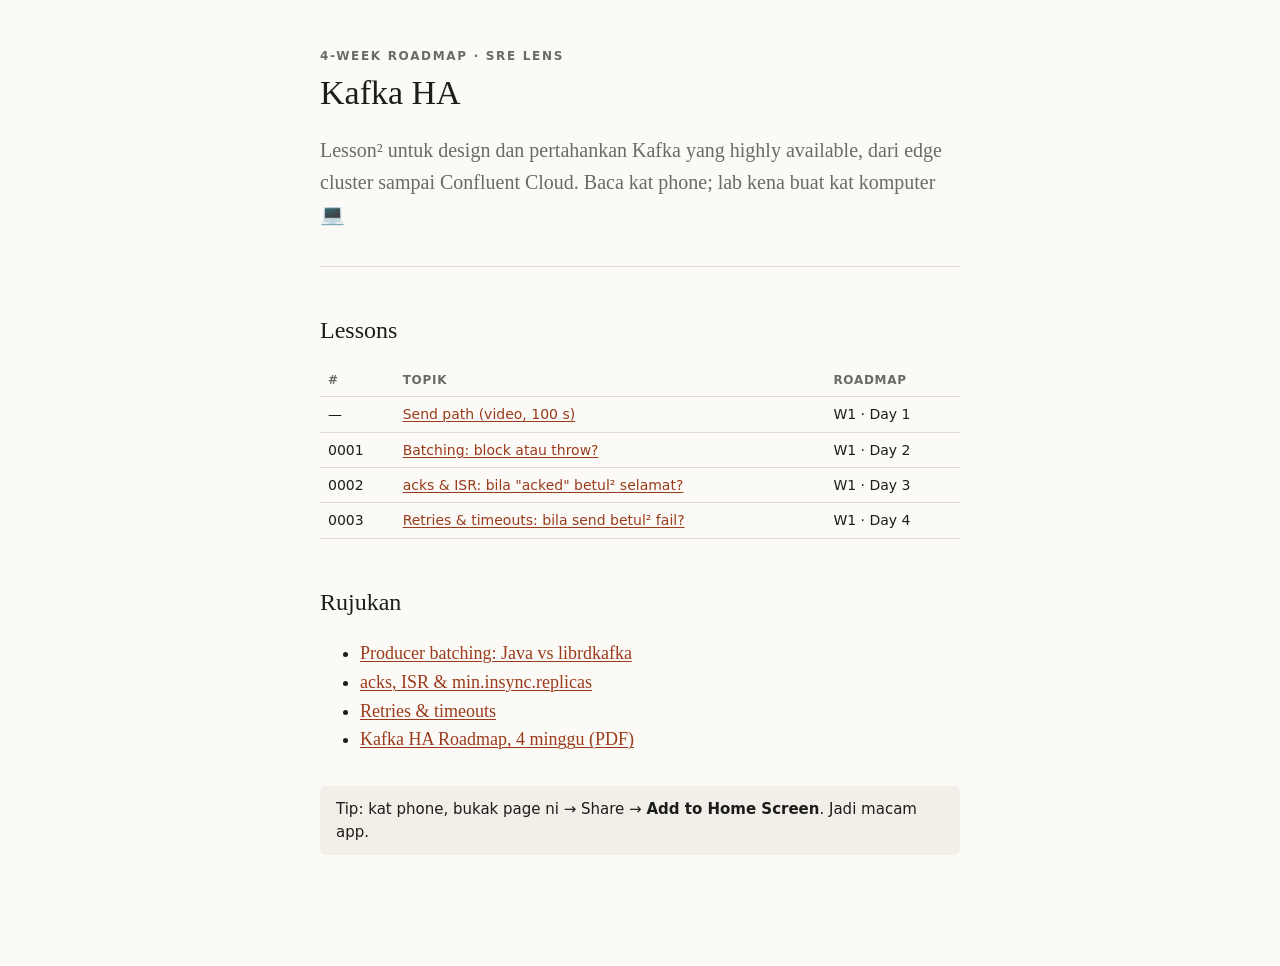
<file: index.html>
<!doctype html>
<html lang="ms">
<head>
<meta charset="utf-8">
<meta name="viewport" content="width=device-width, initial-scale=1">
<meta name="theme-color" content="#fbfaf7" media="(prefers-color-scheme: light)">
<meta name="theme-color" content="#161614" media="(prefers-color-scheme: dark)">
<meta name="apple-mobile-web-app-title" content="Kafka HA">
<link rel="icon" href="assets/icon.svg" type="image/svg+xml">
<link rel="apple-touch-icon" href="assets/icon.png">
<title>Kafka HA · Lessons</title>
<link rel="stylesheet" href="assets/course.css">
</head>
<body>
<main>
<header class="lesson">
  <div class="kicker">4-week roadmap · SRE lens</div>
  <h1>Kafka HA</h1>
  <p class="lede">Lesson² untuk design dan pertahankan Kafka yang highly available, dari edge cluster sampai Confluent Cloud. Baca kat phone; lab kena buat kat komputer 💻</p>
</header>

<h2>Lessons</h2>
<table class="index">
  <tr><th>#</th><th>Topik</th><th>Roadmap</th></tr>
  <tr><td>—</td><td><a href="videos/kafka-producer-send-path/renders/video.mp4">Send path (video, 100 s)</a></td><td>W1 · Day 1</td></tr>
  <tr><td>0001</td><td><a href="lessons/0001-batching-block-atau-throw.html">Batching: block atau throw?</a></td><td>W1 · Day 2</td></tr>
  <tr><td>0002</td><td><a href="lessons/0002-acks-isr-bila-selamat.html">acks &amp; ISR: bila "acked" betul² selamat?</a></td><td>W1 · Day 3</td></tr>
  <tr><td>0003</td><td><a href="lessons/0003-retries-timeouts-bila-send-fail.html">Retries &amp; timeouts: bila send betul² fail?</a></td><td>W1 · Day 4</td></tr>
</table>

<h2>Rujukan</h2>
<ul>
  <li><a href="reference/producer-batching.html">Producer batching: Java vs librdkafka</a></li>
  <li><a href="reference/acks-isr.html">acks, ISR &amp; min.insync.replicas</a></li>
  <li><a href="reference/retries-timeouts.html">Retries &amp; timeouts</a></li>
  <li><a href="reference/kafka-ha-roadmap.pdf">Kafka HA Roadmap, 4 minggu (PDF)</a></li>
</ul>

<p class="ask">Tip: kat phone, bukak page ni → Share → <strong>Add to Home Screen</strong>. Jadi macam app.</p>
</main>
</body>
</html>
</file>
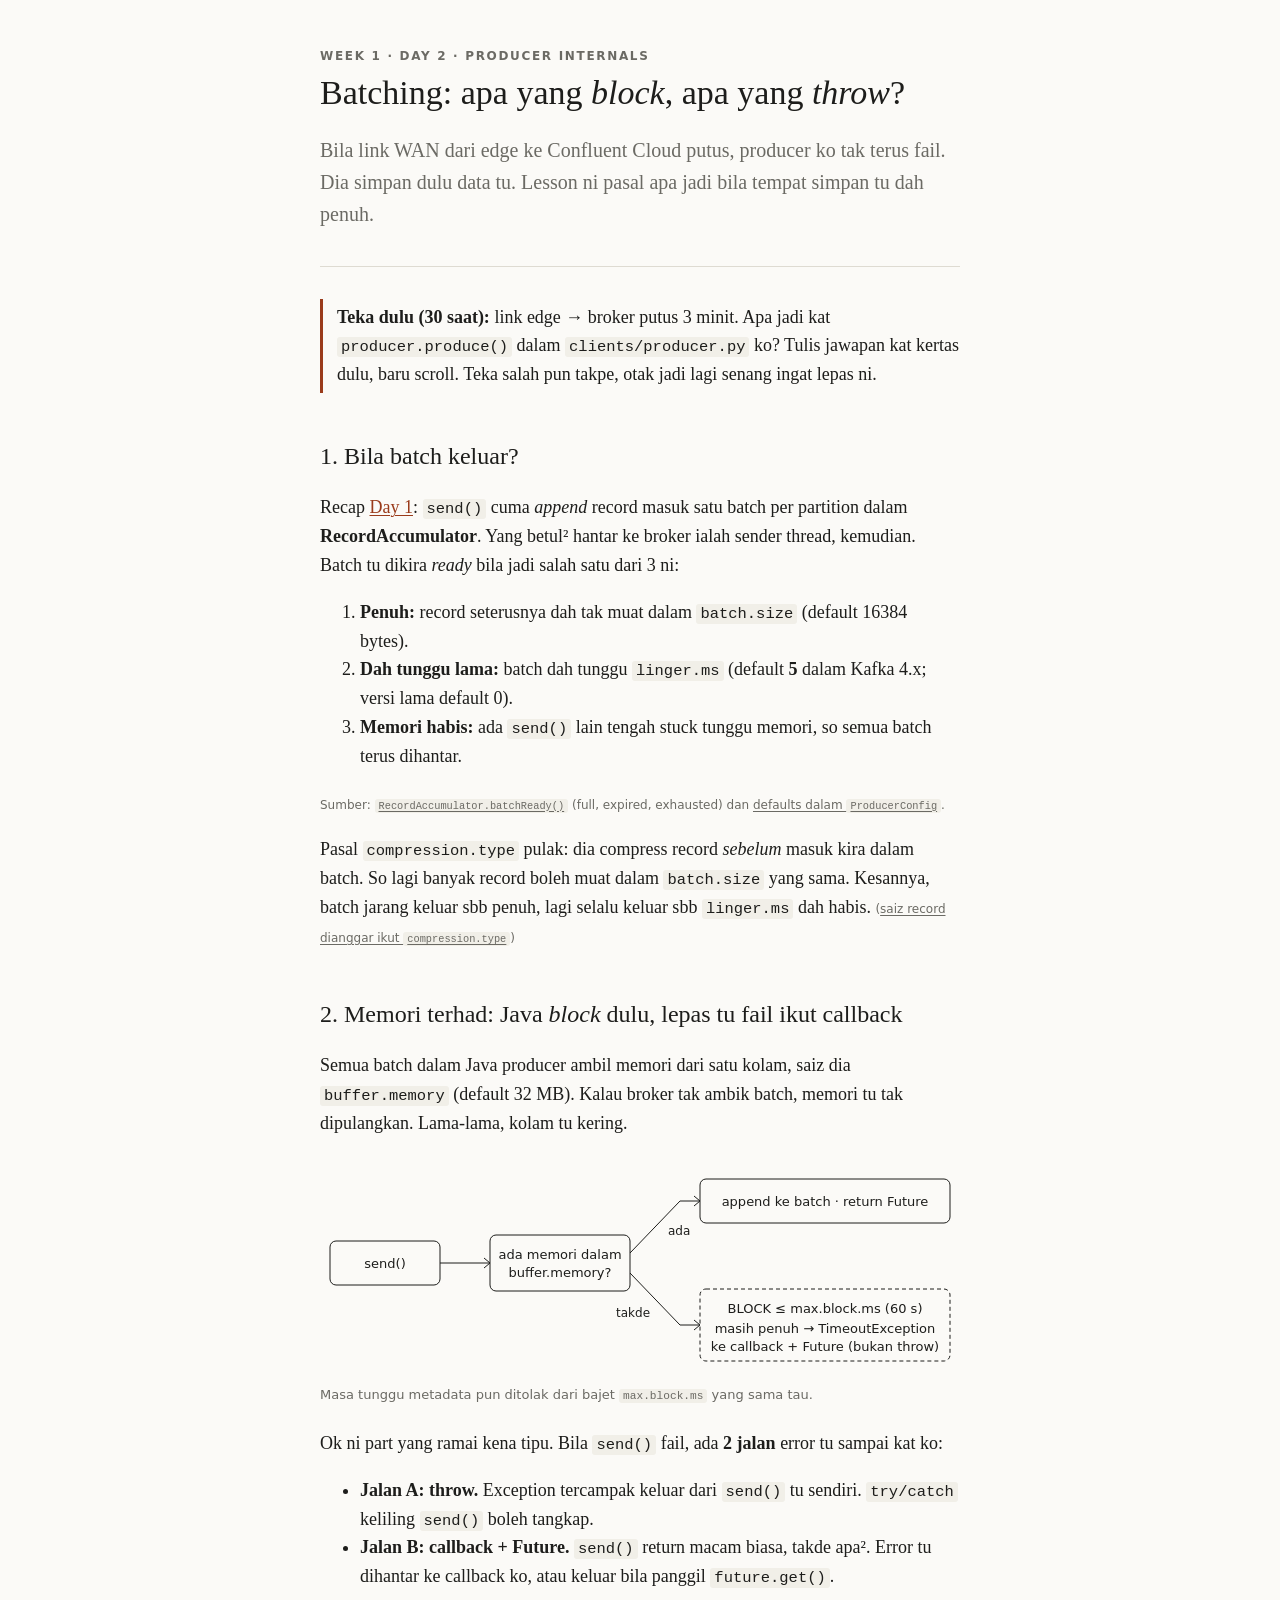
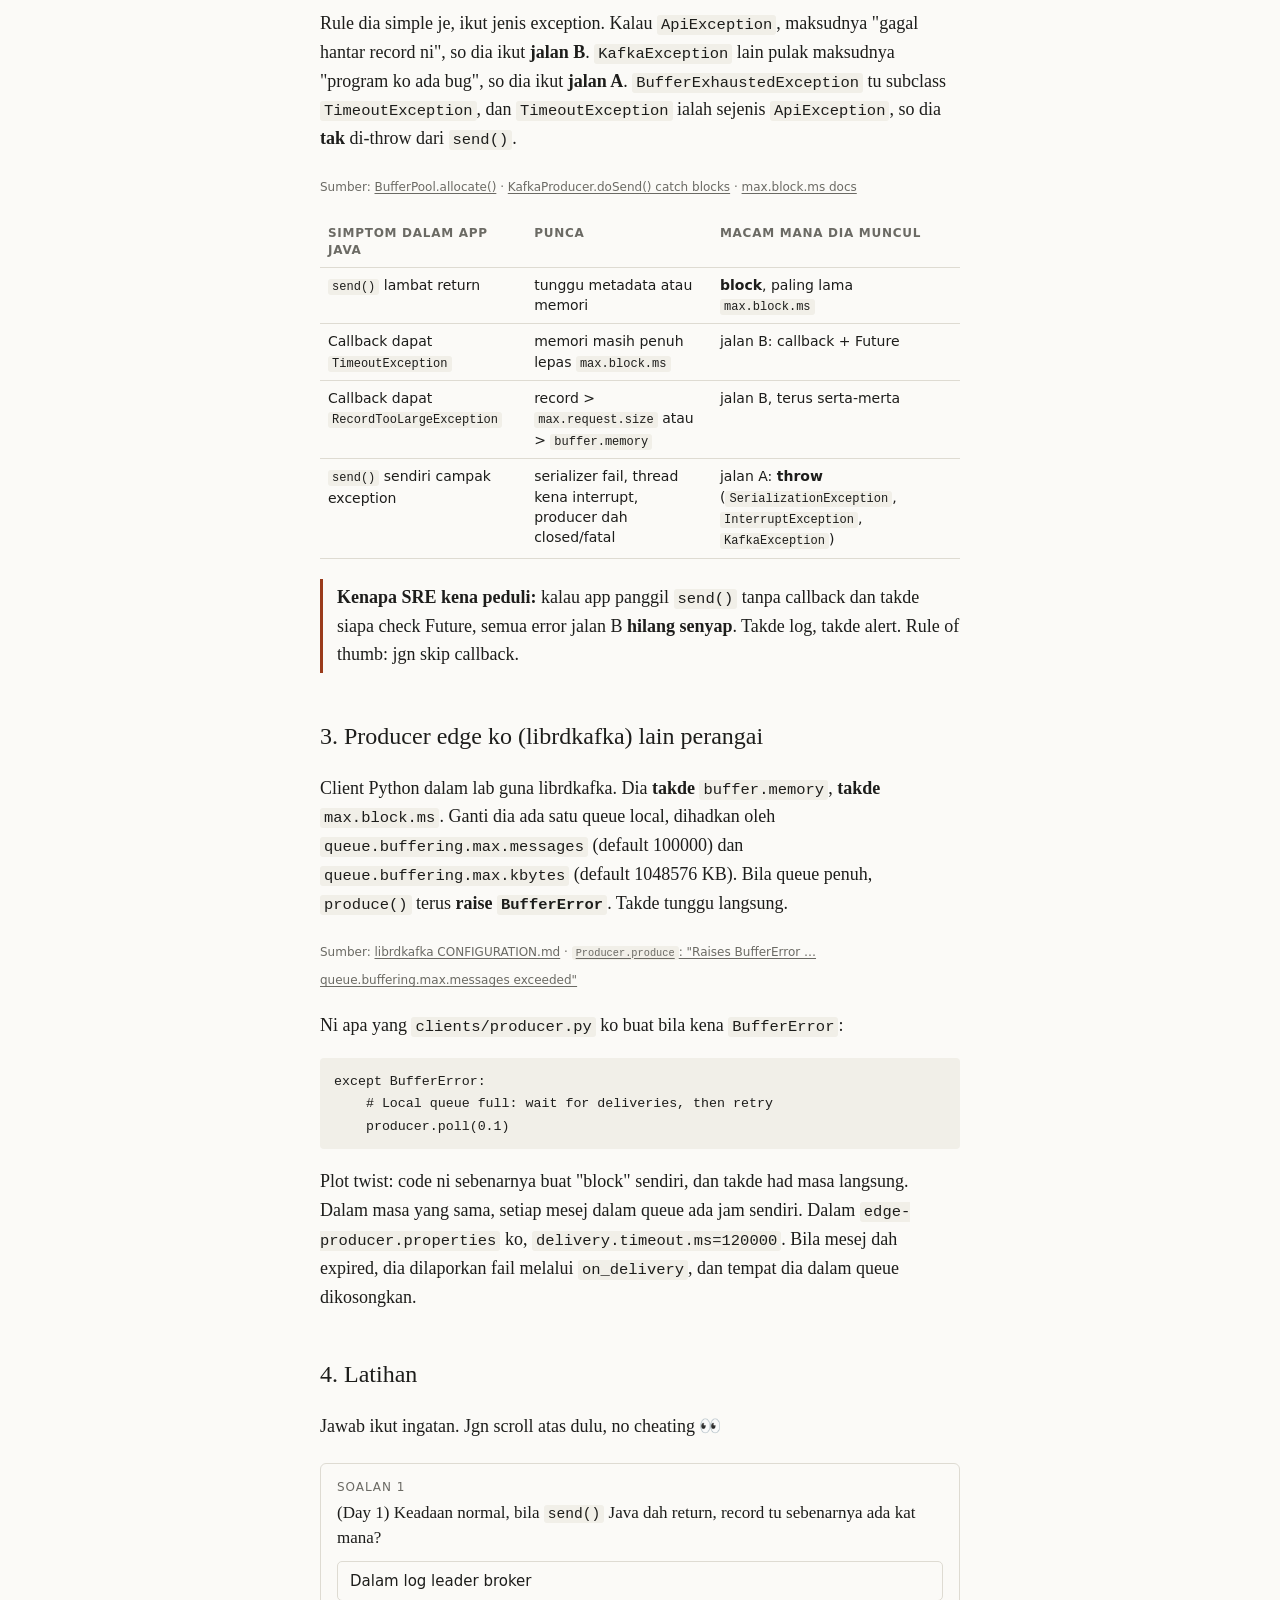
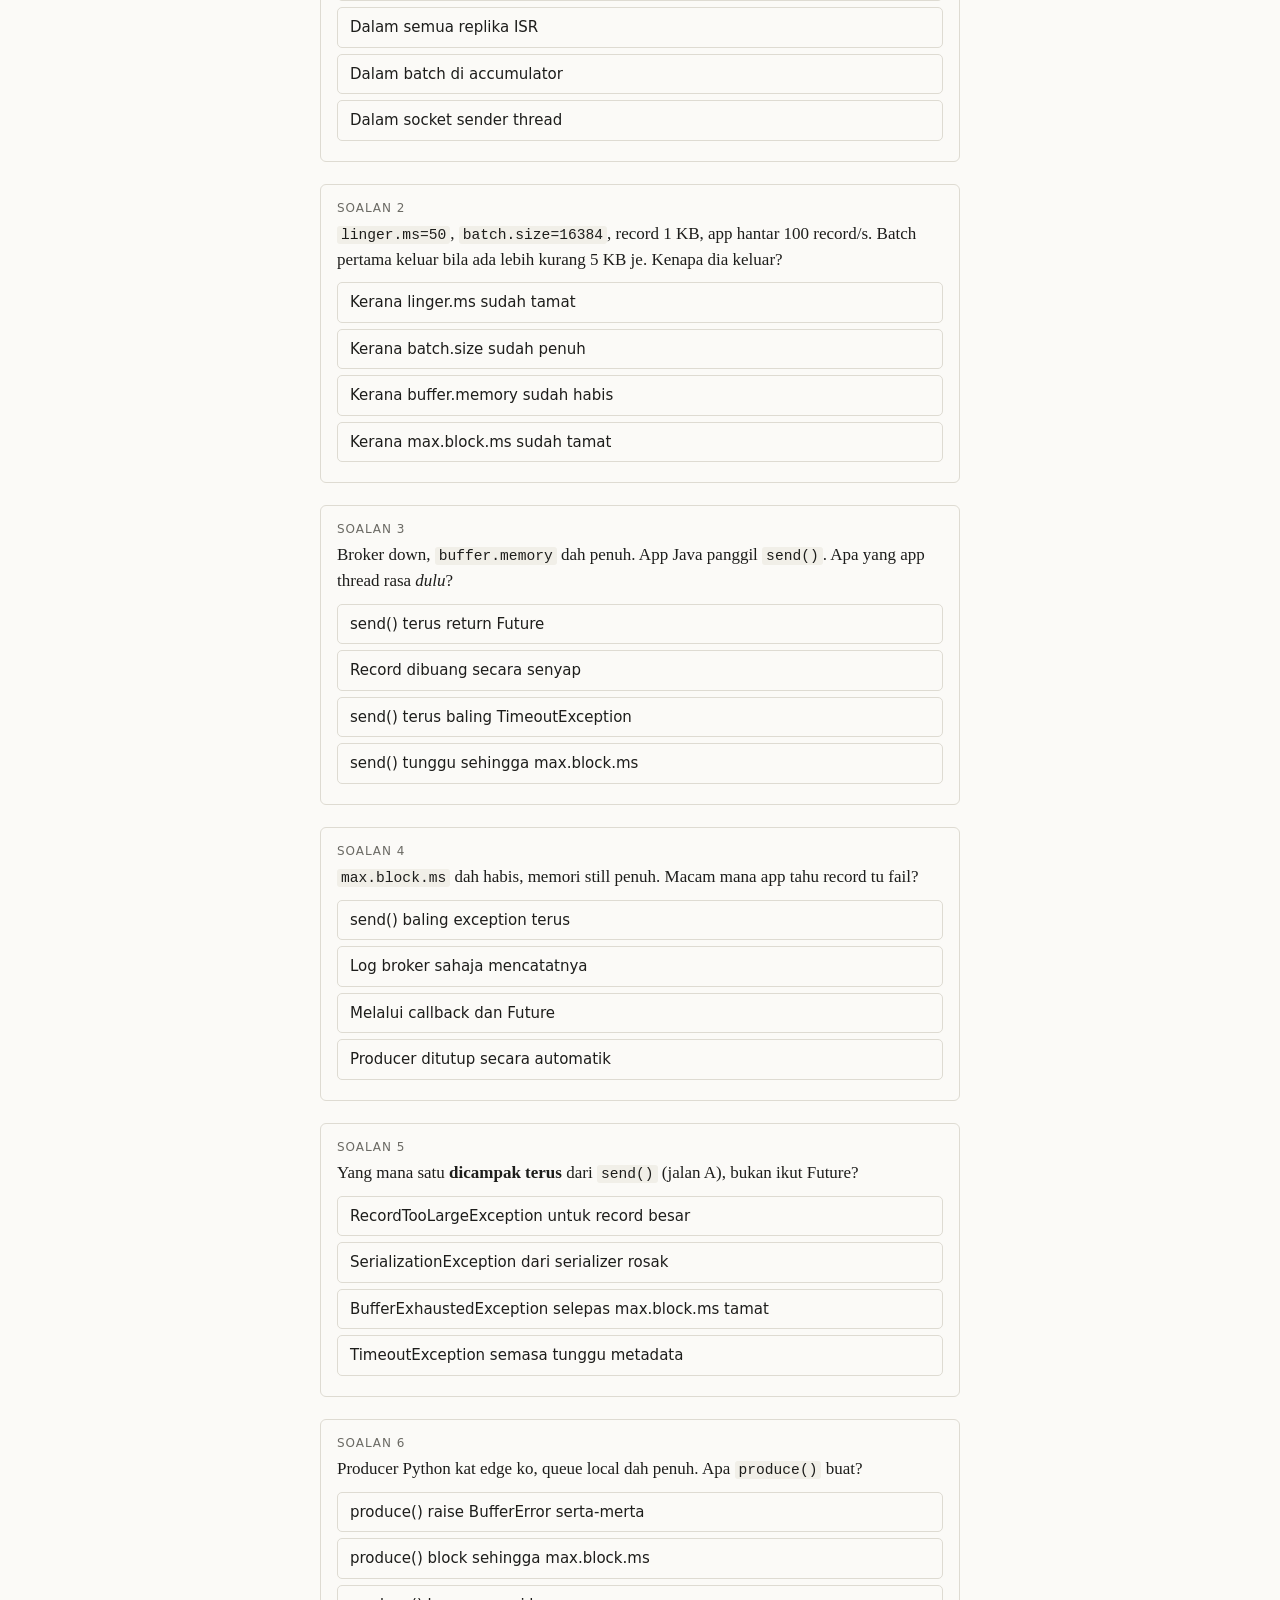
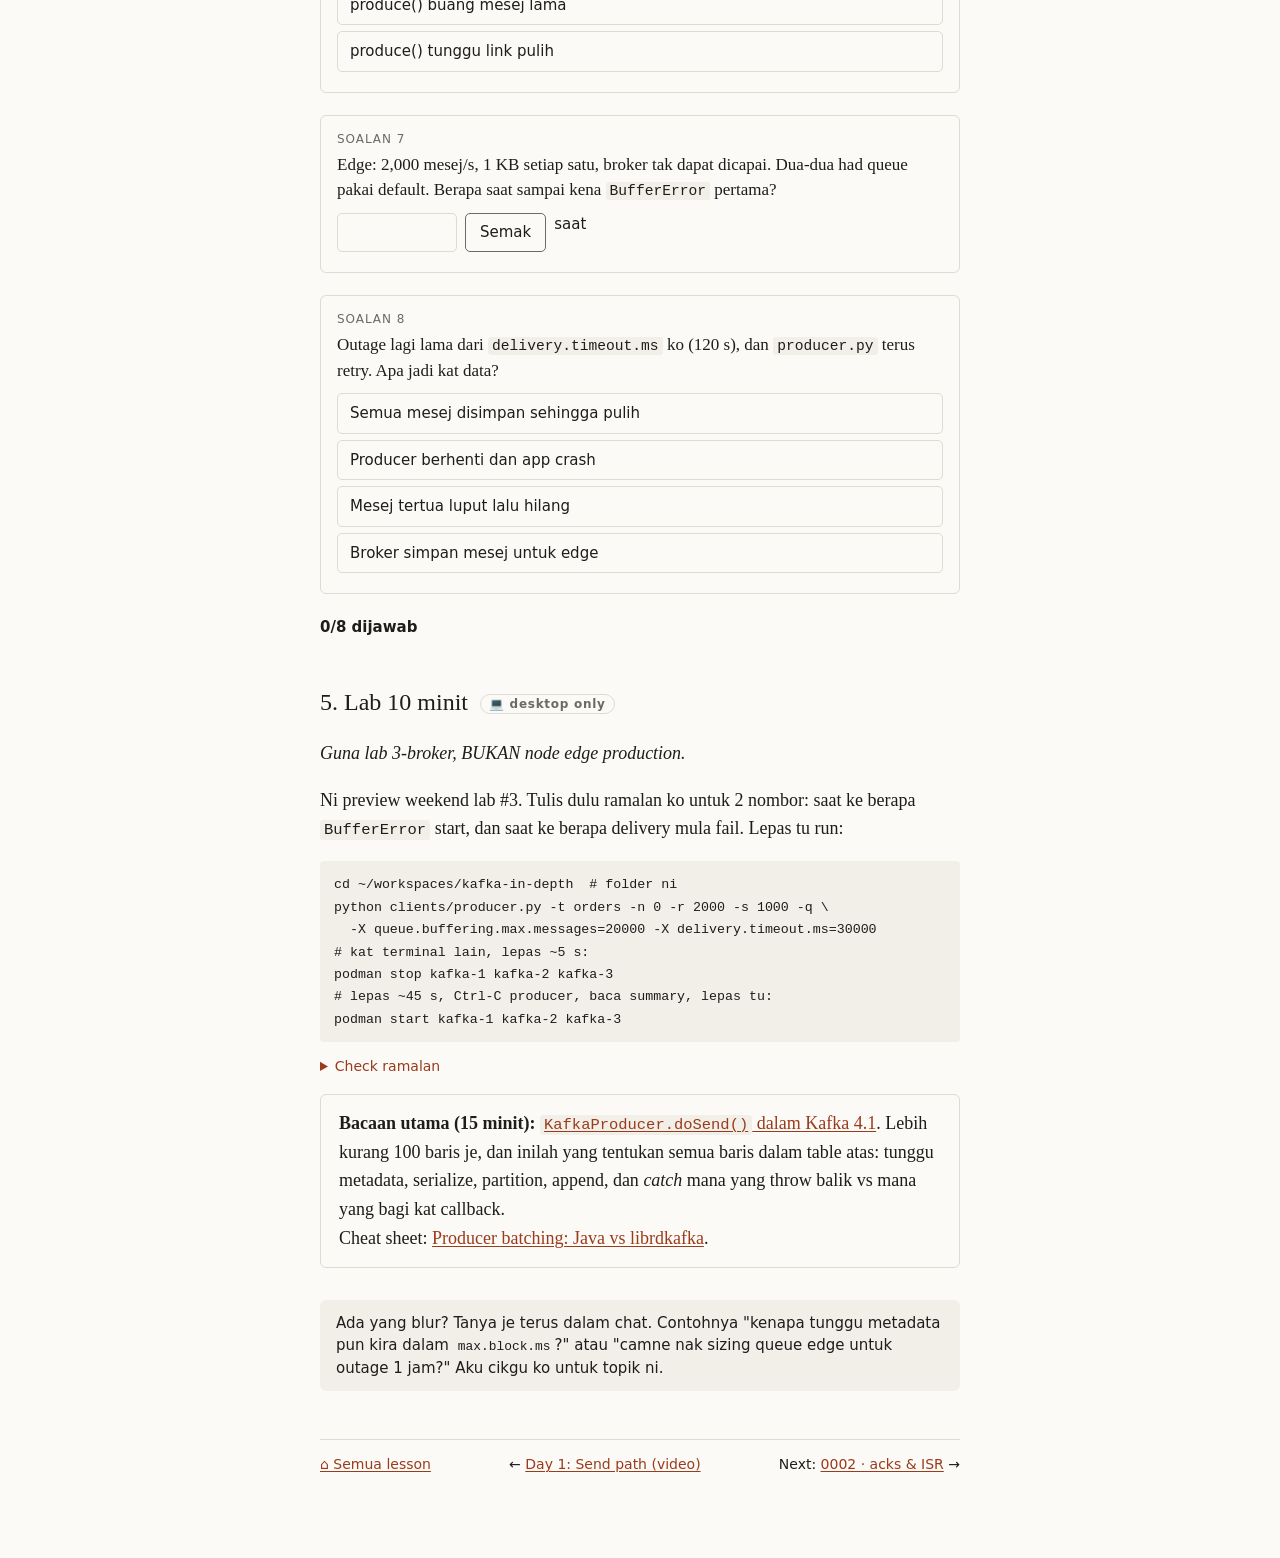
<file: lessons/0001-batching-block-atau-throw.html>
<!doctype html>
<html lang="ms">
<head>
<meta charset="utf-8">
<meta name="viewport" content="width=device-width, initial-scale=1">
<title>0001 · Batching: block atau throw?</title>
<link rel="stylesheet" href="../assets/course.css">
</head>
<body>
<main>
<header class="lesson">
  <div class="kicker">Week 1 · Day 2 · Producer internals</div>
  <h1>Batching: apa yang <em>block</em>, apa yang <em>throw</em>?</h1>
  <p class="lede">Bila link WAN dari edge ke Confluent Cloud putus, producer ko tak terus fail. Dia simpan dulu data tu. Lesson ni pasal apa jadi bila tempat simpan tu dah penuh.</p>
</header>

<div class="note">
  <strong>Teka dulu (30 saat):</strong> link edge → broker putus 3 minit. Apa jadi kat <code>producer.produce()</code> dalam <code>clients/producer.py</code> ko? Tulis jawapan kat kertas dulu, baru scroll. Teka salah pun takpe, otak jadi lagi senang ingat lepas ni.
</div>

<h2>1. Bila batch keluar?</h2>
<p>Recap <a href="../videos/kafka-producer-send-path/renders/video.mp4">Day 1</a>: <code>send()</code> cuma <em>append</em> record masuk satu batch per partition dalam <strong>RecordAccumulator</strong>. Yang betul² hantar ke broker ialah sender thread, kemudian. Batch tu dikira <em>ready</em> bila jadi salah satu dari 3 ni:</p>
<ol>
  <li><strong>Penuh:</strong> record seterusnya dah tak muat dalam <code>batch.size</code> (default 16384 bytes).</li>
  <li><strong>Dah tunggu lama:</strong> batch dah tunggu <code>linger.ms</code> (default <strong>5</strong> dalam Kafka 4.x; versi lama default 0).</li>
  <li><strong>Memori habis:</strong> ada <code>send()</code> lain tengah stuck tunggu memori, so semua batch terus dihantar.</li>
</ol>
<p><cite class="src">Sumber: <a href="https://github.com/apache/kafka/blob/4.1/clients/src/main/java/org/apache/kafka/clients/producer/internals/RecordAccumulator.java#L603-L615"><code>RecordAccumulator.batchReady()</code></a> (full, expired, exhausted) dan <a href="https://github.com/apache/kafka/blob/4.1/clients/src/main/java/org/apache/kafka/clients/producer/ProducerConfig.java#L393-L397">defaults dalam <code>ProducerConfig</code></a>.</cite></p>
<p>Pasal <code>compression.type</code> pulak: dia compress record <em>sebelum</em> masuk kira dalam batch. So lagi banyak record boleh muat dalam <code>batch.size</code> yang sama. Kesannya, batch jarang keluar sbb penuh, lagi selalu keluar sbb <code>linger.ms</code> dah habis. <cite class="src">(<a href="https://github.com/apache/kafka/blob/4.1/clients/src/main/java/org/apache/kafka/clients/producer/KafkaProducer.java#L1022">saiz record dianggar ikut <code>compression.type</code></a>)</cite></p>

<h2>2. Memori terhad: Java <em>block</em> dulu, lepas tu fail ikut callback</h2>
<p>Semua batch dalam Java producer ambil memori dari satu kolam, saiz dia <code>buffer.memory</code> (default 32 MB). Kalau broker tak ambik batch, memori tu tak dipulangkan. Lama-lama, kolam tu kering.</p>

<figure>
<svg viewBox="0 0 640 210" role="img" aria-label="Aliran send() Java: kalau ada memori, record di-append; kalau takde, send() block sampai max.block.ms, lepas tu fail ikut callback dan Future." font-family="ui-sans-serif, system-ui, sans-serif" font-size="13" fill="none" stroke="currentColor">
  <rect x="10" y="80" width="110" height="44" rx="6"/><text x="65" y="107" text-anchor="middle" fill="currentColor" stroke="none">send()</text>
  <path d="M120 102 H170"/><path d="M164 97 L170 102 L164 107"/>
  <rect x="170" y="74" width="140" height="56" rx="6"/><text x="240" y="98" text-anchor="middle" fill="currentColor" stroke="none">ada memori dalam</text><text x="240" y="116" text-anchor="middle" fill="currentColor" stroke="none">buffer.memory?</text>
  <path d="M310 92 L360 40 H380"/><path d="M374 35 L380 40 L374 45"/>
  <text x="348" y="74" fill="currentColor" stroke="none" font-size="12">ada</text>
  <rect x="380" y="18" width="250" height="44" rx="6"/><text x="505" y="45" text-anchor="middle" fill="currentColor" stroke="none">append ke batch · return Future</text>
  <path d="M310 112 L360 164 H380"/><path d="M374 159 L380 164 L374 169"/>
  <text x="296" y="156" fill="currentColor" stroke="none" font-size="12">takde</text>
  <rect x="380" y="128" width="250" height="72" rx="6" stroke-dasharray="4 3"/>
  <text x="505" y="152" text-anchor="middle" fill="currentColor" stroke="none">BLOCK ≤ max.block.ms (60 s)</text>
  <text x="505" y="172" text-anchor="middle" fill="currentColor" stroke="none">masih penuh → TimeoutException</text>
  <text x="505" y="190" text-anchor="middle" fill="currentColor" stroke="none">ke callback + Future (bukan throw)</text>
</svg>
<figcaption>Masa tunggu metadata pun ditolak dari bajet <code>max.block.ms</code> yang sama tau.</figcaption>
</figure>

<p>Ok ni part yang ramai kena tipu. Bila <code>send()</code> fail, ada <strong>2 jalan</strong> error tu sampai kat ko:</p>
<ul>
  <li><strong>Jalan A: throw.</strong> Exception tercampak keluar dari <code>send()</code> tu sendiri. <code>try/catch</code> keliling <code>send()</code> boleh tangkap.</li>
  <li><strong>Jalan B: callback + Future.</strong> <code>send()</code> return macam biasa, takde apa². Error tu dihantar ke callback ko, atau keluar bila panggil <code>future.get()</code>.</li>
</ul>
<p>Rule dia simple je, ikut jenis exception. Kalau <code>ApiException</code>, maksudnya "gagal hantar record ni", so dia ikut <strong>jalan B</strong>. <code>KafkaException</code> lain pulak maksudnya "program ko ada bug", so dia ikut <strong>jalan A</strong>. <code>BufferExhaustedException</code> tu subclass <code>TimeoutException</code>, dan <code>TimeoutException</code> ialah sejenis <code>ApiException</code>, so dia <strong>tak</strong> di-throw dari <code>send()</code>.</p>
<p><cite class="src">Sumber: <a href="https://github.com/apache/kafka/blob/4.1/clients/src/main/java/org/apache/kafka/clients/producer/internals/BufferPool.java#L161">BufferPool.allocate()</a> · <a href="https://github.com/apache/kafka/blob/4.1/clients/src/main/java/org/apache/kafka/clients/producer/KafkaProducer.java#L1049-L1073">KafkaProducer.doSend() catch blocks</a> · <a href="https://kafka.apache.org/documentation/#producerconfigs_max.block.ms">max.block.ms docs</a></cite></p>

<table>
  <tr><th>Simptom dalam app Java</th><th>Punca</th><th>Macam mana dia muncul</th></tr>
  <tr><td><code>send()</code> lambat return</td><td>tunggu metadata atau memori</td><td><strong>block</strong>, paling lama <code>max.block.ms</code></td></tr>
  <tr><td>Callback dapat <code>TimeoutException</code></td><td>memori masih penuh lepas <code>max.block.ms</code></td><td>jalan B: callback + Future</td></tr>
  <tr><td>Callback dapat <code>RecordTooLargeException</code></td><td>record &gt; <code>max.request.size</code> atau &gt; <code>buffer.memory</code></td><td>jalan B, terus serta-merta</td></tr>
  <tr><td><code>send()</code> sendiri campak exception</td><td>serializer fail, thread kena interrupt, producer dah closed/fatal</td><td>jalan A: <strong>throw</strong> (<code>SerializationException</code>, <code>InterruptException</code>, <code>KafkaException</code>)</td></tr>
</table>
<p class="note"><strong>Kenapa SRE kena peduli:</strong> kalau app panggil <code>send()</code> tanpa callback dan takde siapa check Future, semua error jalan B <strong>hilang senyap</strong>. Takde log, takde alert. Rule of thumb: jgn skip callback.</p>

<h2>3. Producer edge ko (librdkafka) lain perangai</h2>
<p>Client Python dalam lab guna librdkafka. Dia <strong>takde</strong> <code>buffer.memory</code>, <strong>takde</strong> <code>max.block.ms</code>. Ganti dia ada satu queue local, dihadkan oleh <code>queue.buffering.max.messages</code> (default 100000) dan <code>queue.buffering.max.kbytes</code> (default 1048576 KB). Bila queue penuh, <code>produce()</code> terus <strong>raise <code>BufferError</code></strong>. Takde tunggu langsung.</p>
<p><cite class="src">Sumber: <a href="https://github.com/confluentinc/librdkafka/blob/master/CONFIGURATION.md">librdkafka CONFIGURATION.md</a> · <a href="https://docs.confluent.io/platform/current/clients/confluent-kafka-python/html/index.html#confluent_kafka.Producer.produce"><code>Producer.produce</code>: "Raises BufferError … queue.buffering.max.messages exceeded"</a></cite></p>
<p>Ni apa yang <code>clients/producer.py</code> ko buat bila kena <code>BufferError</code>:</p>
<pre><code>except BufferError:
    # Local queue full: wait for deliveries, then retry
    producer.poll(0.1)</code></pre>
<p>Plot twist: code ni sebenarnya buat "block" sendiri, dan takde had masa langsung. Dalam masa yang sama, setiap mesej dalam queue ada jam sendiri. Dalam <code>edge-producer.properties</code> ko, <code>delivery.timeout.ms=120000</code>. Bila mesej dah expired, dia dilaporkan fail melalui <code>on_delivery</code>, dan tempat dia dalam queue dikosongkan.</p>

<h2>4. Latihan</h2>
<p>Jawab ikut ingatan. Jgn scroll atas dulu, no cheating 👀</p>
<div class="quiz"><script type="application/json">
{"questions":[
 {"q":"(Day 1) Keadaan normal, bila <code>send()</code> Java dah return, record tu sebenarnya ada kat mana?",
  "choices":["Dalam log leader broker","Dalam semua replika ISR","Dalam batch di accumulator","Dalam socket sender thread"],"answer":2,
  "why":"<code>send()</code> cuma append ke batch dalam RecordAccumulator, lepas tu return Future. Sender thread yang hantar kemudian."},
 {"q":"<code>linger.ms=50</code>, <code>batch.size=16384</code>, record 1 KB, app hantar 100 record/s. Batch pertama keluar bila ada lebih kurang 5 KB je. Kenapa dia keluar?",
  "choices":["Kerana linger.ms sudah tamat","Kerana batch.size sudah penuh","Kerana buffer.memory sudah habis","Kerana max.block.ms sudah tamat"],"answer":0,
  "why":"100 record/s maksudnya satu record setiap 10 ms. Dalam 50 ms baru ada lebih kurang 5 KB, jauh lagi dari 16 KB. So <code>batchReady()</code> tanda batch tu <em>expired</em>."},
 {"q":"Broker down, <code>buffer.memory</code> dah penuh. App Java panggil <code>send()</code>. Apa yang app thread rasa <em>dulu</em>?",
  "choices":["send() terus return Future","Record dibuang secara senyap","send() terus baling TimeoutException","send() tunggu sehingga max.block.ms"],"answer":3,
  "why":"<code>BufferPool.allocate()</code> tunggu memori dipulangkan, paling lama baki <code>max.block.ms</code>. Thread app ko stuck kat situ dulu."},
 {"q":"<code>max.block.ms</code> dah habis, memori still penuh. Macam mana app tahu record tu fail?",
  "choices":["send() baling exception terus","Log broker sahaja mencatatnya","Melalui callback dan Future","Producer ditutup secara automatik"],"answer":2,
  "why":"<code>BufferExhaustedException</code> → <code>TimeoutException</code> → <code>ApiException</code>, so dia ikut jalan B. <code>doSend()</code> bagi kat callback dan return <code>FutureFailure</code>. Kalau panggil <code>future.get()</code>, keluar <code>ExecutionException</code>."},
 {"q":"Yang mana satu <strong>dicampak terus</strong> dari <code>send()</code> (jalan A), bukan ikut Future?",
  "choices":["RecordTooLargeException untuk record besar","SerializationException dari serializer rosak","BufferExhaustedException selepas max.block.ms tamat","TimeoutException semasa tunggu metadata"],"answer":1,
  "why":"<code>SerializationException</code> ni <code>KafkaException</code> biasa, bukan <code>ApiException</code>, so dia di-throw semula. 3 yang lain semua <code>ApiException</code>, so masuk callback."},
 {"q":"Producer Python kat edge ko, queue local dah penuh. Apa <code>produce()</code> buat?",
  "choices":["produce() raise BufferError serta-merta","produce() block sehingga max.block.ms","produce() buang mesej lama","produce() tunggu link pulih"],"answer":0,
  "why":"librdkafka takde <code>max.block.ms</code>. <code>produce()</code> terus raise <code>BufferError</code>, dan app ko sendiri yang decide nak tunggu (<code>poll()</code>) atau buang."},
 {"q":"Edge: 2,000 mesej/s, 1 KB setiap satu, broker tak dapat dicapai. Dua-dua had queue pakai default. Berapa saat sampai kena <code>BufferError</code> pertama?",
  "type":"number","answer":50,"tol":1,"unit":"saat",
  "why":"Had bilangan: 100000 ÷ 2000 = <strong>50 s</strong>. Had saiz: 1048576 KB ÷ 1 KB ≈ 1,048,576 mesej, lebih kurang 524 s. Had mana yang sampai dulu, dia yang menang."},
 {"q":"Outage lagi lama dari <code>delivery.timeout.ms</code> ko (120 s), dan <code>producer.py</code> terus retry. Apa jadi kat data?",
  "choices":["Semua mesej disimpan sehingga pulih","Producer berhenti dan app crash","Mesej tertua luput lalu hilang","Broker simpan mesej untuk edge"],"answer":2,
  "why":"Jam <code>delivery.timeout.ms</code> start sejak <code>produce()</code>. Mesej yang expired dilaporkan fail kat <code>on_delivery</code>, tempat dia dikosongkan, dan loop retry ko pun berjaya masukkan mesej baru. So masa outage panjang, edge ko hilang data mula dari yang paling lama, kecuali app simpan kat tempat lain. Ni input terus untuk RPO dalam design doc Week 4."}
]}
</script></div>

<h2>5. Lab 10 minit <span class="desktop">💻 desktop only</span></h2>
<p><em>Guna lab 3-broker, BUKAN node edge production.</em></p>
<p>Ni preview weekend lab #3. Tulis dulu ramalan ko untuk 2 nombor: saat ke berapa <code>BufferError</code> start, dan saat ke berapa delivery mula fail. Lepas tu run:</p>
<pre><code>cd ~/workspaces/kafka-in-depth  # folder ni
python clients/producer.py -t orders -n 0 -r 2000 -s 1000 -q \
  -X queue.buffering.max.messages=20000 -X delivery.timeout.ms=30000
# kat terminal lain, lepas ~5 s:
podman stop kafka-1 kafka-2 kafka-3
# lepas ~45 s, Ctrl-C producer, baca summary, lepas tu:
podman start kafka-1 kafka-2 kafka-3</code></pre>
<details class="answer"><summary>Check ramalan</summary>
<p>Queue penuh lebih kurang <strong>10 s</strong> lepas broker stop (20000 ÷ 2000). Lepas tu <code>producer.py</code> berpusing dalam loop <code>poll(0.1)</code> diam² tanpa print apa². Kalau nak nampak, tambah <code>print</code> sekejap dalam blok <code>except BufferError</code>. Delivery mula fail lebih kurang <strong>30 s</strong> lepas mesej pertama yang tak terhantar dibuat, dan summary lepas Ctrl-C patut tunjuk failed count yang bukan kosong. Kalau nombor ko lari jauh, bawak output tu sini, kita bedah sama².</p>
</details>

<div class="box">
  <strong>Bacaan utama (15 minit):</strong> <a href="https://github.com/apache/kafka/blob/4.1/clients/src/main/java/org/apache/kafka/clients/producer/KafkaProducer.java#L974-L1075"><code>KafkaProducer.doSend()</code> dalam Kafka 4.1</a>. Lebih kurang 100 baris je, dan inilah yang tentukan semua baris dalam table atas: tunggu metadata, serialize, partition, append, dan <em>catch</em> mana yang throw balik vs mana yang bagi kat callback.
  <br>Cheat sheet: <a href="../reference/producer-batching.html">Producer batching: Java vs librdkafka</a>.
</div>

<p class="ask">Ada yang blur? Tanya je terus dalam chat. Contohnya "kenapa tunggu metadata pun kira dalam <code>max.block.ms</code>?" atau "camne nak sizing queue edge untuk outage 1 jam?" Aku cikgu ko untuk topik ni.</p>

<nav class="nav"><span><a href="../index.html">⌂ Semua lesson</a></span><span>← <a href="../videos/kafka-producer-send-path/renders/video.mp4">Day 1: Send path (video)</a></span><span>Next: <a href="0002-acks-isr-bila-selamat.html">0002 · acks &amp; ISR</a> →</span></nav>
</main>
<script defer src="../assets/quiz.js"></script>
</body>
</html>
</file>
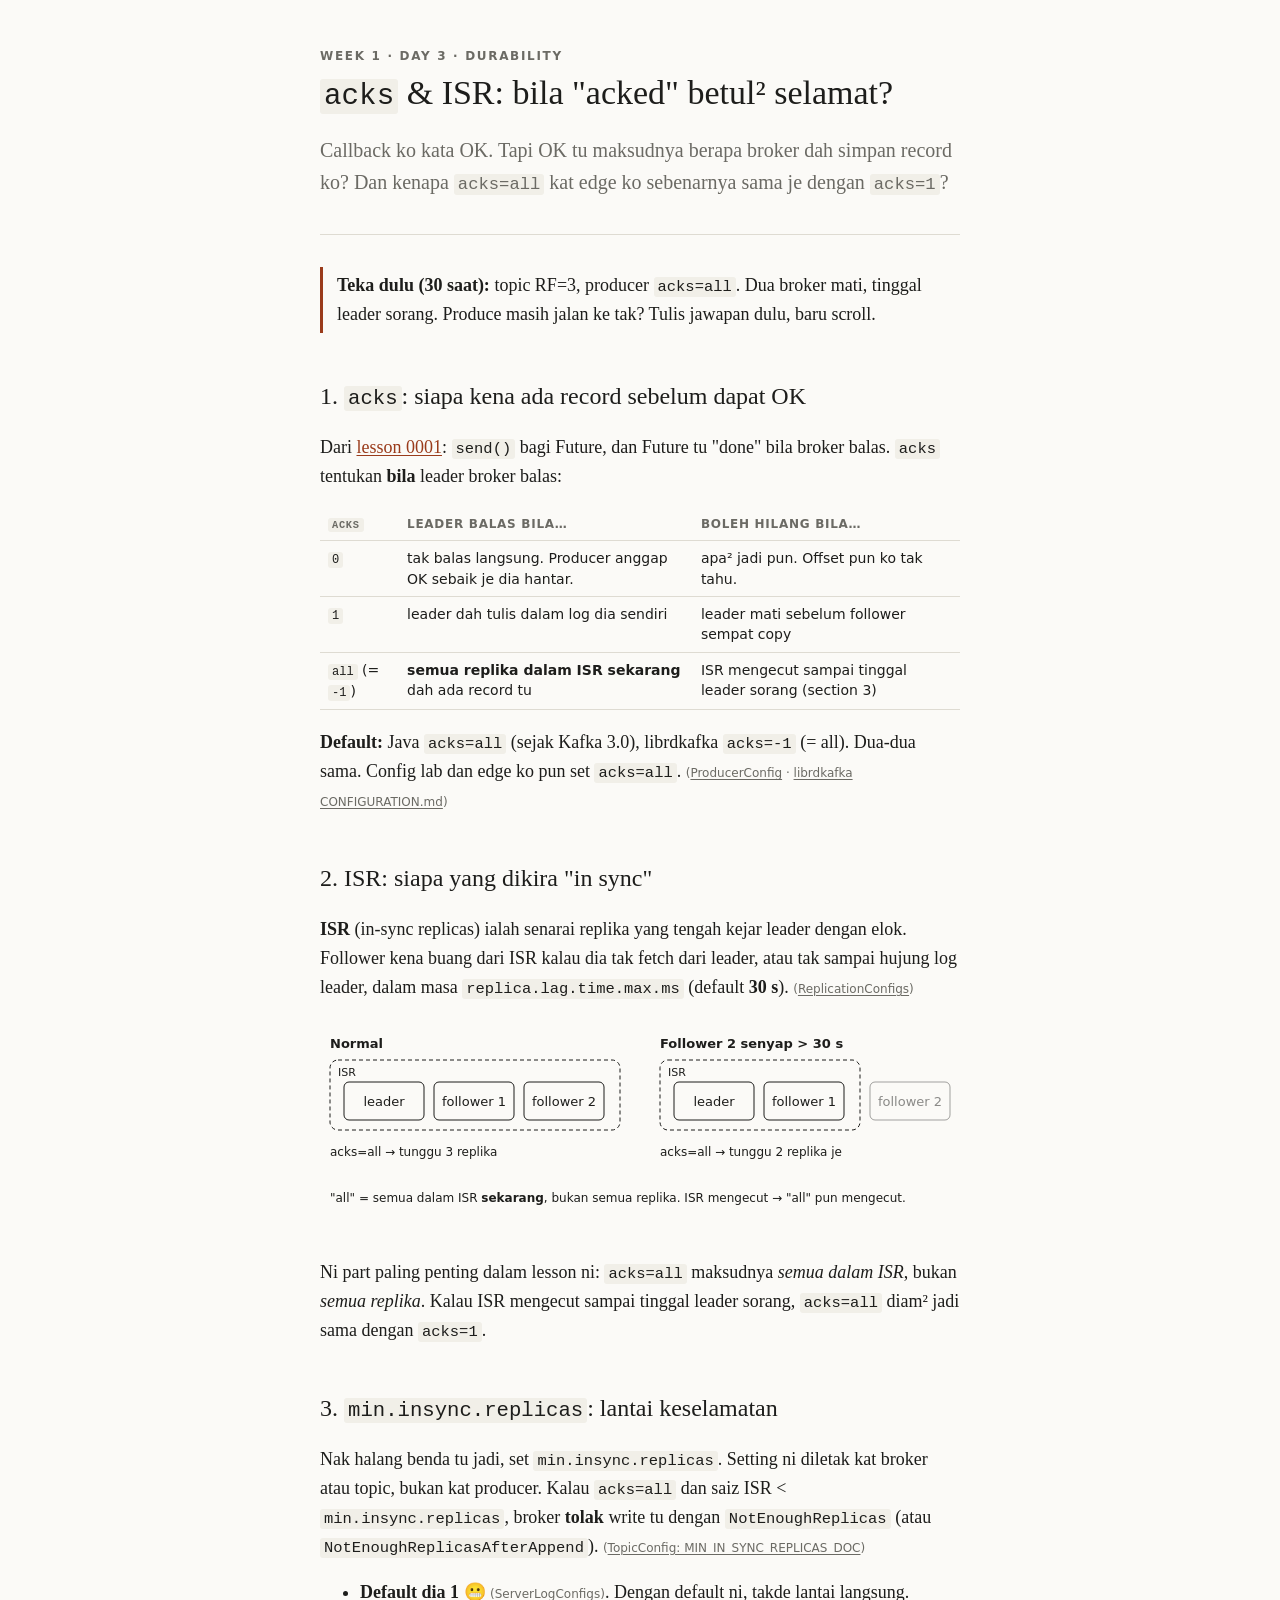
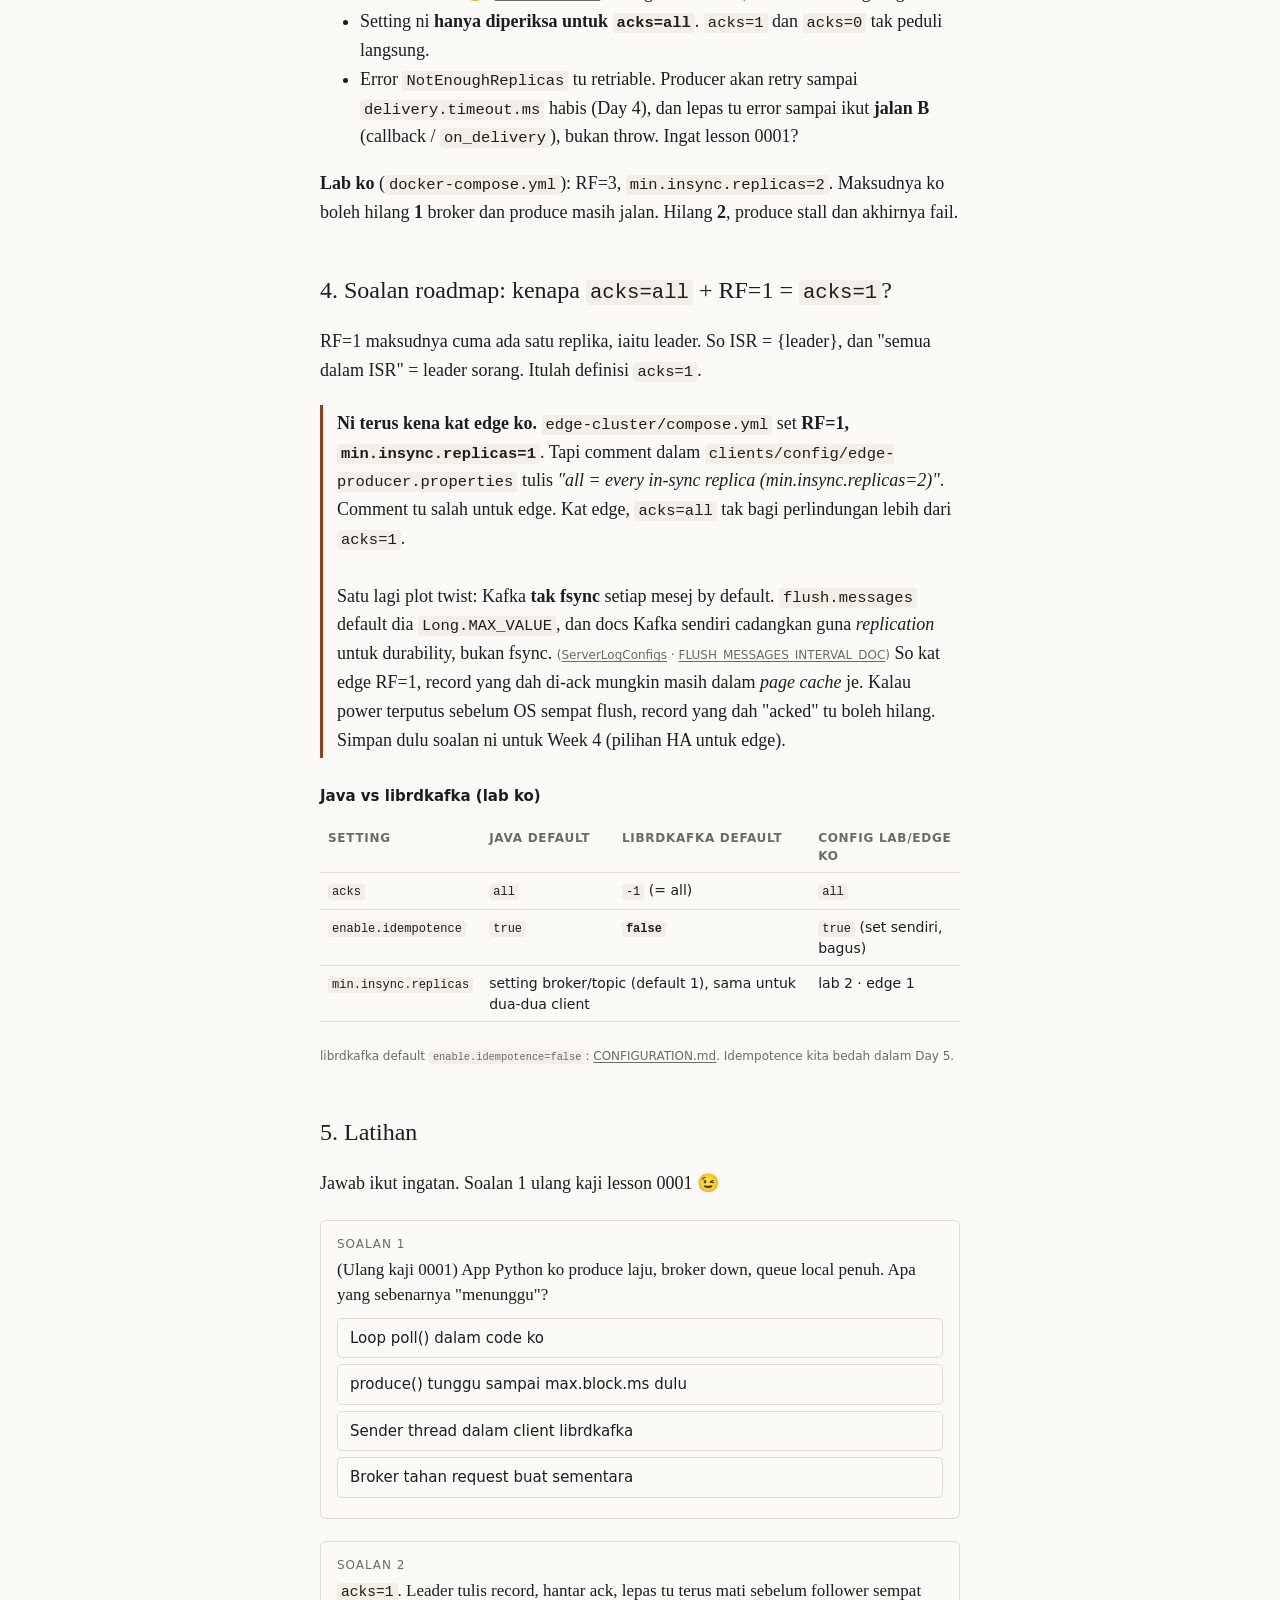
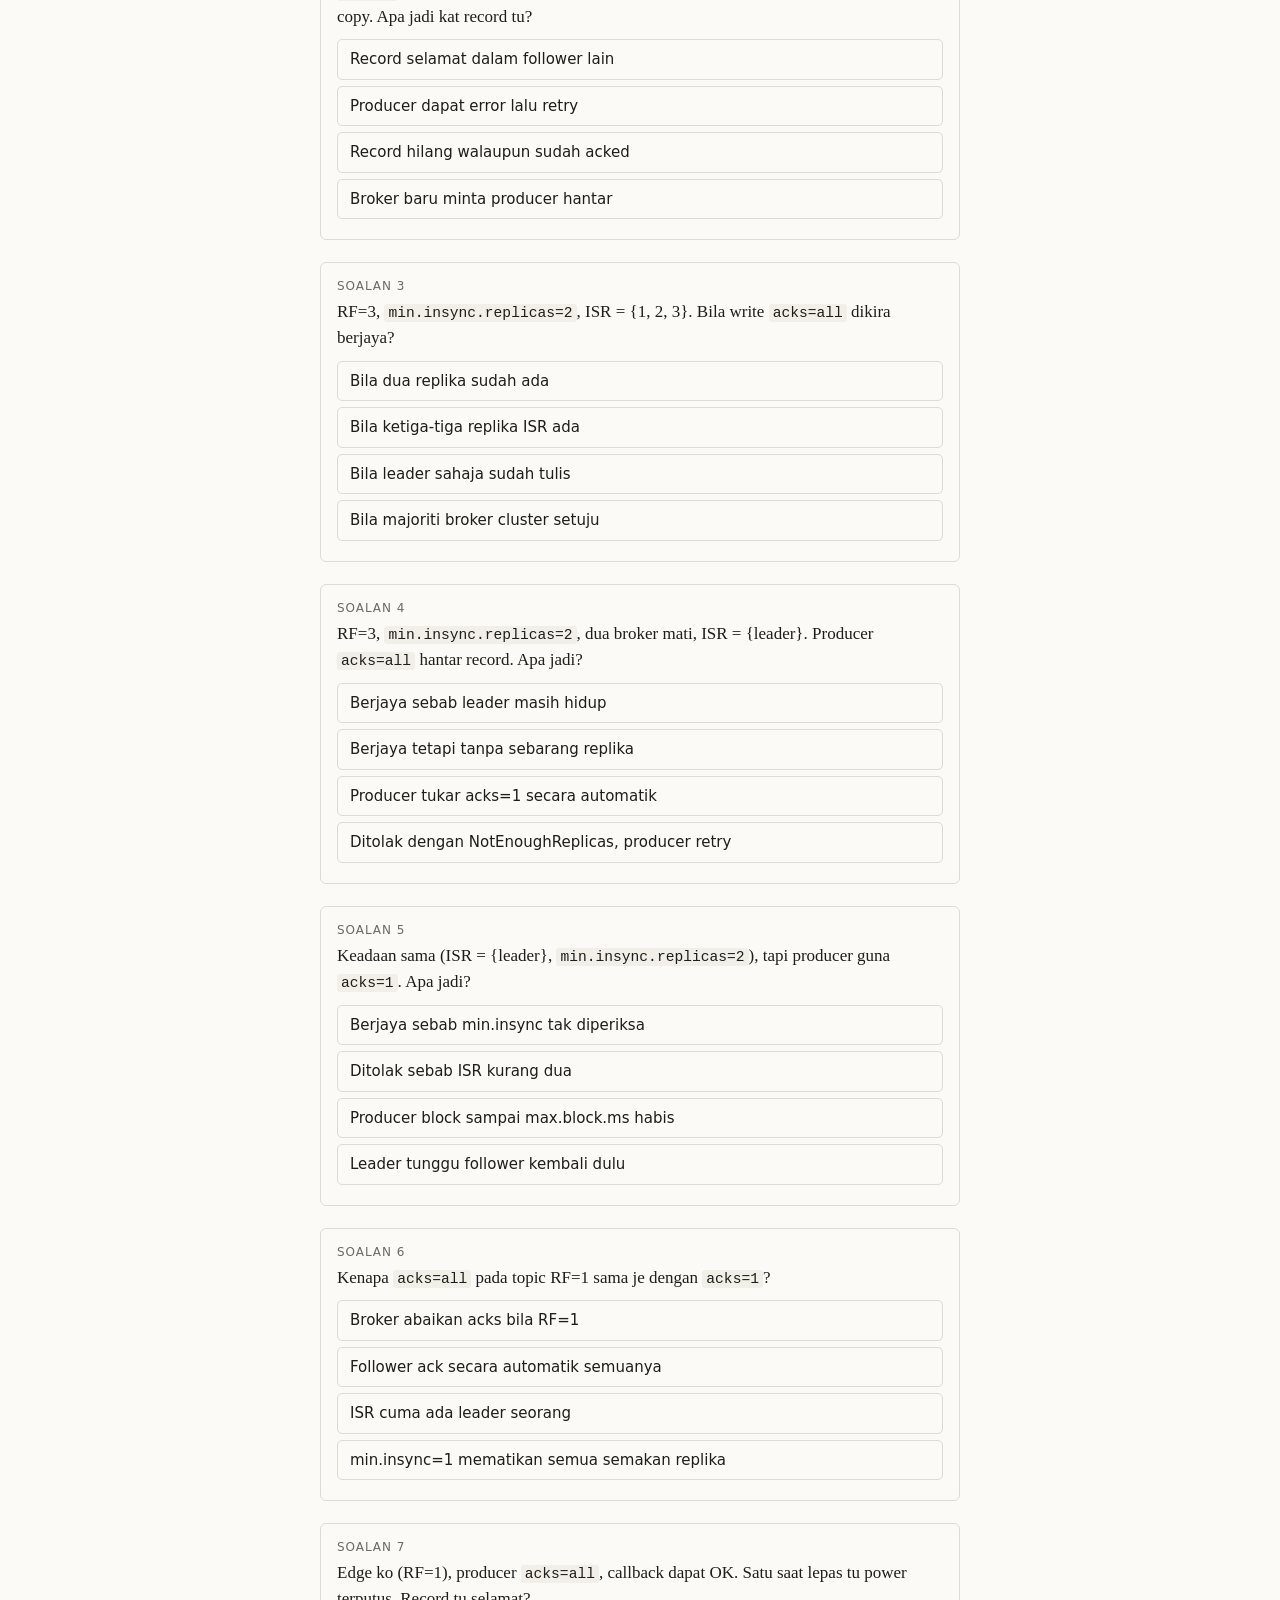
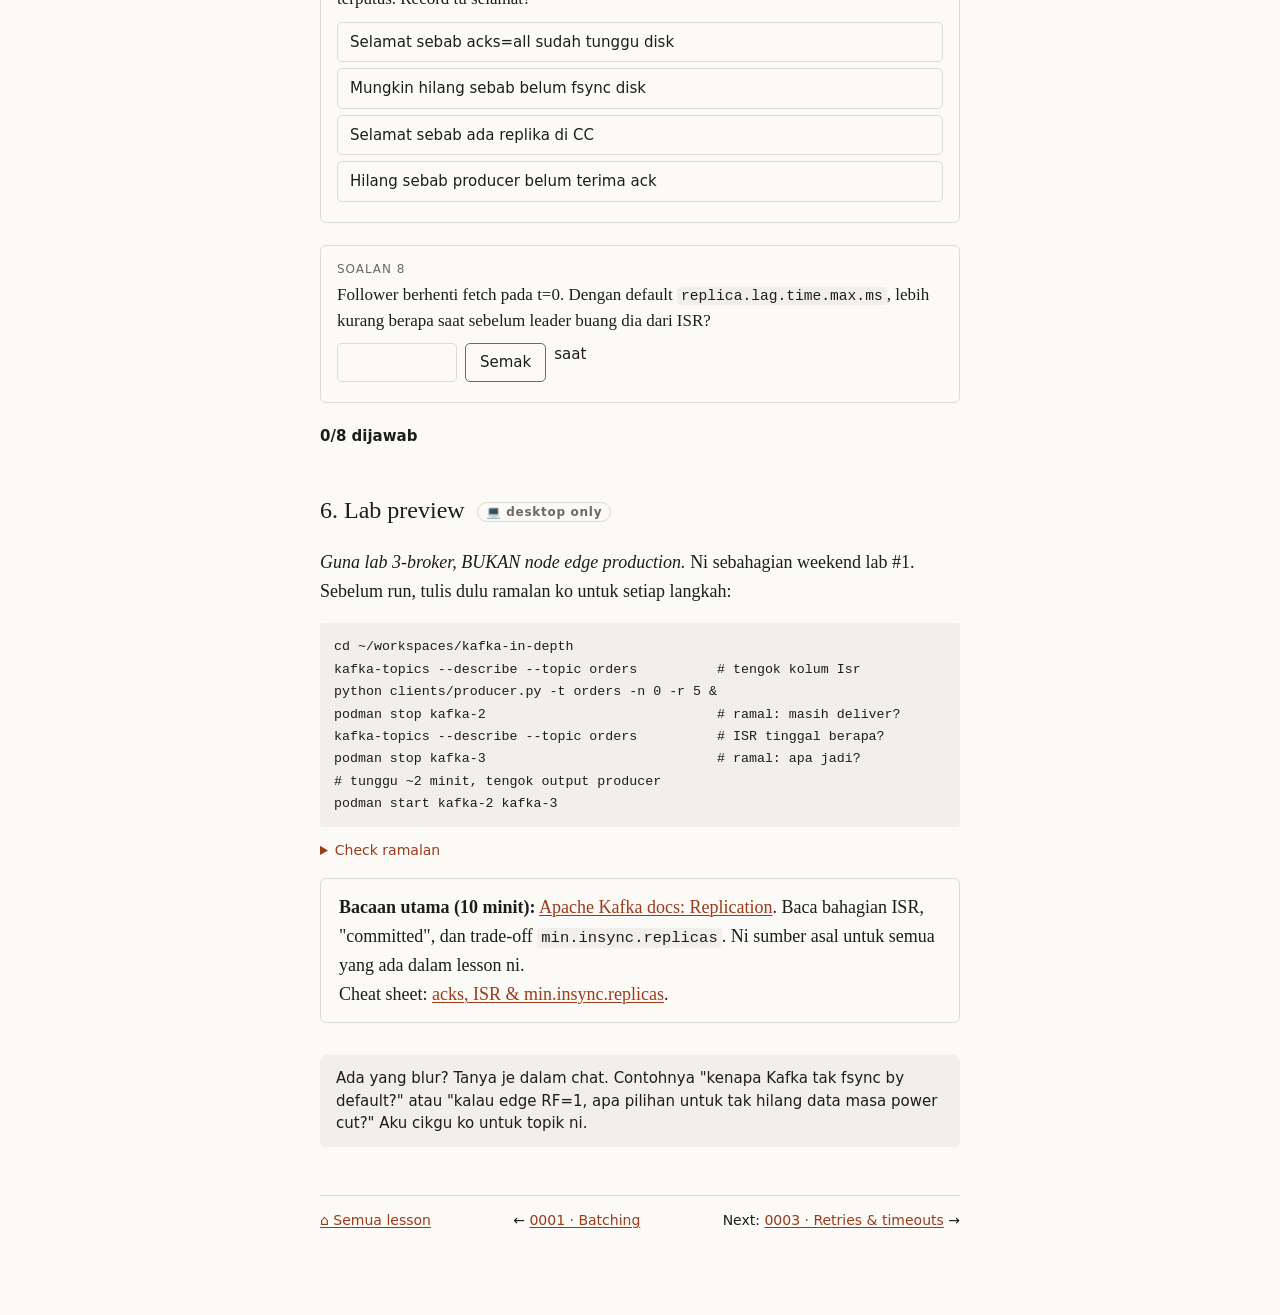
<file: lessons/0002-acks-isr-bila-selamat.html>
<!doctype html>
<html lang="ms">
<head>
<meta charset="utf-8">
<meta name="viewport" content="width=device-width, initial-scale=1">
<title>0002 · acks &amp; ISR: bila "acked" betul² selamat?</title>
<link rel="stylesheet" href="../assets/course.css">
</head>
<body>
<main>
<header class="lesson">
  <div class="kicker">Week 1 · Day 3 · Durability</div>
  <h1><code>acks</code> &amp; ISR: bila "acked" betul² selamat?</h1>
  <p class="lede">Callback ko kata OK. Tapi OK tu maksudnya berapa broker dah simpan record ko? Dan kenapa <code>acks=all</code> kat edge ko sebenarnya sama je dengan <code>acks=1</code>?</p>
</header>

<div class="note">
  <strong>Teka dulu (30 saat):</strong> topic RF=3, producer <code>acks=all</code>. Dua broker mati, tinggal leader sorang. Produce masih jalan ke tak? Tulis jawapan dulu, baru scroll.
</div>

<h2>1. <code>acks</code>: siapa kena ada record sebelum dapat OK</h2>
<p>Dari <a href="0001-batching-block-atau-throw.html">lesson 0001</a>: <code>send()</code> bagi Future, dan Future tu "done" bila broker balas. <code>acks</code> tentukan <strong>bila</strong> leader broker balas:</p>
<table>
  <tr><th><code>acks</code></th><th>Leader balas bila…</th><th>Boleh hilang bila…</th></tr>
  <tr><td><code>0</code></td><td>tak balas langsung. Producer anggap OK sebaik je dia hantar.</td><td>apa² jadi pun. Offset pun ko tak tahu.</td></tr>
  <tr><td><code>1</code></td><td>leader dah tulis dalam log dia sendiri</td><td>leader mati sebelum follower sempat copy</td></tr>
  <tr><td><code>all</code> (= <code>-1</code>)</td><td><strong>semua replika dalam ISR sekarang</strong> dah ada record tu</td><td>ISR mengecut sampai tinggal leader sorang (section 3)</td></tr>
</table>
<p><strong>Default:</strong> Java <code>acks=all</code> (sejak Kafka 3.0), librdkafka <code>acks=-1</code> (= all). Dua-dua sama. Config lab dan edge ko pun set <code>acks=all</code>.
<cite class="src">(<a href="https://github.com/apache/kafka/blob/4.1/clients/src/main/java/org/apache/kafka/clients/producer/ProducerConfig.java#L383-L385">ProducerConfig</a> · <a href="https://github.com/confluentinc/librdkafka/blob/master/CONFIGURATION.md">librdkafka CONFIGURATION.md</a>)</cite></p>

<h2>2. ISR: siapa yang dikira "in sync"</h2>
<p><strong>ISR</strong> (in-sync replicas) ialah senarai replika yang tengah kejar leader dengan elok. Follower kena buang dari ISR kalau dia tak fetch dari leader, atau tak sampai hujung log leader, dalam masa <code>replica.lag.time.max.ms</code> (default <strong>30 s</strong>).
<cite class="src">(<a href="https://github.com/apache/kafka/blob/4.1/server/src/main/java/org/apache/kafka/server/config/ReplicationConfigs.java#L47-L49">ReplicationConfigs</a>)</cite></p>

<figure>
<svg viewBox="0 0 640 200" role="img" aria-label="Tiga broker. Sebelum: ISR ada leader, follower 1 dan follower 2. Selepas follower 2 mati lebih 30 saat: ISR tinggal leader dan follower 1." font-family="ui-sans-serif, system-ui, sans-serif" font-size="13" fill="none" stroke="currentColor">
  <text x="10" y="22" fill="currentColor" stroke="none" font-weight="600">Normal</text>
  <rect x="10" y="34" width="290" height="70" rx="8" stroke-dasharray="4 3"/><text x="18" y="50" fill="currentColor" stroke="none" font-size="11">ISR</text>
  <rect x="24" y="56" width="80" height="38" rx="5"/><text x="64" y="80" text-anchor="middle" fill="currentColor" stroke="none">leader</text>
  <rect x="114" y="56" width="80" height="38" rx="5"/><text x="154" y="80" text-anchor="middle" fill="currentColor" stroke="none">follower 1</text>
  <rect x="204" y="56" width="80" height="38" rx="5"/><text x="244" y="80" text-anchor="middle" fill="currentColor" stroke="none">follower 2</text>
  <text x="10" y="130" fill="currentColor" stroke="none" font-size="12">acks=all → tunggu 3 replika</text>
  <text x="340" y="22" fill="currentColor" stroke="none" font-weight="600">Follower 2 senyap &gt; 30 s</text>
  <rect x="340" y="34" width="200" height="70" rx="8" stroke-dasharray="4 3"/><text x="348" y="50" fill="currentColor" stroke="none" font-size="11">ISR</text>
  <rect x="354" y="56" width="80" height="38" rx="5"/><text x="394" y="80" text-anchor="middle" fill="currentColor" stroke="none">leader</text>
  <rect x="444" y="56" width="80" height="38" rx="5"/><text x="484" y="80" text-anchor="middle" fill="currentColor" stroke="none">follower 1</text>
  <rect x="550" y="56" width="80" height="38" rx="5" opacity=".4"/><text x="590" y="80" text-anchor="middle" fill="currentColor" stroke="none" opacity=".5">follower 2</text>
  <text x="340" y="130" fill="currentColor" stroke="none" font-size="12">acks=all → tunggu 2 replika je</text>
  <text x="10" y="176" fill="currentColor" stroke="none" font-size="12">"all" = semua dalam ISR <tspan font-weight="600">sekarang</tspan>, bukan semua replika. ISR mengecut → "all" pun mengecut.</text>
</svg>
</figure>

<p>Ni part paling penting dalam lesson ni: <code>acks=all</code> maksudnya <em>semua dalam ISR</em>, bukan <em>semua replika</em>. Kalau ISR mengecut sampai tinggal leader sorang, <code>acks=all</code> diam² jadi sama dengan <code>acks=1</code>.</p>

<h2>3. <code>min.insync.replicas</code>: lantai keselamatan</h2>
<p>Nak halang benda tu jadi, set <code>min.insync.replicas</code>. Setting ni diletak kat broker atau topic, bukan kat producer. Kalau <code>acks=all</code> dan saiz ISR &lt; <code>min.insync.replicas</code>, broker <strong>tolak</strong> write tu dengan <code>NotEnoughReplicas</code> (atau <code>NotEnoughReplicasAfterAppend</code>).
<cite class="src">(<a href="https://github.com/apache/kafka/blob/4.1/clients/src/main/java/org/apache/kafka/common/config/TopicConfig.java#L172-L180">TopicConfig: MIN_IN_SYNC_REPLICAS_DOC</a>)</cite></p>
<ul>
  <li><strong>Default dia 1</strong> 😬 <cite class="src">(<a href="https://github.com/apache/kafka/blob/4.1/server-common/src/main/java/org/apache/kafka/server/config/ServerLogConfigs.java#L139">ServerLogConfigs</a>)</cite>. Dengan default ni, takde lantai langsung.</li>
  <li>Setting ni <strong>hanya diperiksa untuk <code>acks=all</code></strong>. <code>acks=1</code> dan <code>acks=0</code> tak peduli langsung.</li>
  <li>Error <code>NotEnoughReplicas</code> tu retriable. Producer akan retry sampai <code>delivery.timeout.ms</code> habis (Day 4), dan lepas tu error sampai ikut <strong>jalan B</strong> (callback / <code>on_delivery</code>), bukan throw. Ingat lesson 0001?</li>
</ul>
<p><strong>Lab ko</strong> (<code>docker-compose.yml</code>): RF=3, <code>min.insync.replicas=2</code>. Maksudnya ko boleh hilang <strong>1</strong> broker dan produce masih jalan. Hilang <strong>2</strong>, produce stall dan akhirnya fail.</p>

<h2>4. Soalan roadmap: kenapa <code>acks=all</code> + RF=1 = <code>acks=1</code>?</h2>
<p>RF=1 maksudnya cuma ada satu replika, iaitu leader. So ISR = {leader}, dan "semua dalam ISR" = leader sorang. Itulah definisi <code>acks=1</code>.</p>
<div class="note">
  <strong>Ni terus kena kat edge ko.</strong> <code>edge-cluster/compose.yml</code> set <strong>RF=1, <code>min.insync.replicas=1</code></strong>. Tapi comment dalam <code>clients/config/edge-producer.properties</code> tulis <em>"all = every in-sync replica (min.insync.replicas=2)"</em>. Comment tu salah untuk edge. Kat edge, <code>acks=all</code> tak bagi perlindungan lebih dari <code>acks=1</code>.
  <br><br>
  Satu lagi plot twist: Kafka <strong>tak fsync</strong> setiap mesej by default. <code>flush.messages</code> default dia <code>Long.MAX_VALUE</code>, dan docs Kafka sendiri cadangkan guna <em>replication</em> untuk durability, bukan fsync. <cite class="src">(<a href="https://github.com/apache/kafka/blob/4.1/server-common/src/main/java/org/apache/kafka/server/config/ServerLogConfigs.java#L84-L85">ServerLogConfigs</a> · <a href="https://github.com/apache/kafka/blob/4.1/clients/src/main/java/org/apache/kafka/common/config/TopicConfig.java#L51-L55">FLUSH_MESSAGES_INTERVAL_DOC</a>)</cite> So kat edge RF=1, record yang dah di-ack mungkin masih dalam <em>page cache</em> je. Kalau power terputus sebelum OS sempat flush, record yang dah "acked" tu boleh hilang. Simpan dulu soalan ni untuk Week 4 (pilihan HA untuk edge).
</div>

<h3>Java vs librdkafka (lab ko)</h3>
<table>
  <tr><th>Setting</th><th>Java default</th><th>librdkafka default</th><th>Config lab/edge ko</th></tr>
  <tr><td><code>acks</code></td><td><code>all</code></td><td><code>-1</code> (= all)</td><td><code>all</code></td></tr>
  <tr><td><code>enable.idempotence</code></td><td><code>true</code></td><td><strong><code>false</code></strong></td><td><code>true</code> (set sendiri, bagus)</td></tr>
  <tr><td><code>min.insync.replicas</code></td><td colspan="2">setting broker/topic (default 1), sama untuk dua-dua client</td><td>lab 2 · edge 1</td></tr>
</table>
<p><cite class="src">librdkafka default <code>enable.idempotence=false</code>: <a href="https://github.com/confluentinc/librdkafka/blob/master/CONFIGURATION.md">CONFIGURATION.md</a>. Idempotence kita bedah dalam Day 5.</cite></p>

<h2>5. Latihan</h2>
<p>Jawab ikut ingatan. Soalan 1 ulang kaji lesson 0001 😉</p>
<div class="quiz"><script type="application/json">
{"questions":[
 {"q":"(Ulang kaji 0001) App Python ko produce laju, broker down, queue local penuh. Apa yang sebenarnya \"menunggu\"?",
  "choices":["Loop poll() dalam code ko","produce() tunggu sampai max.block.ms dulu","Sender thread dalam client librdkafka","Broker tahan request buat sementara"],"answer":0,
  "why":"librdkafka takde <code>max.block.ms</code>. <code>produce()</code> terus raise <code>BufferError</code>, dan yang menunggu tu loop <code>except BufferError: poll(0.1)</code> dalam code ko sendiri."},
 {"q":"<code>acks=1</code>. Leader tulis record, hantar ack, lepas tu terus mati sebelum follower sempat copy. Apa jadi kat record tu?",
  "choices":["Record selamat dalam follower lain","Producer dapat error lalu retry","Record hilang walaupun sudah acked","Broker baru minta producer hantar"],"answer":2,
  "why":"Dengan <code>acks=1</code>, ack keluar sebaik je leader tulis. Follower yang naik jadi leader baru takde record tu. Producer dah dapat OK, so dia takkan retry. Record tu hilang senyap."},
 {"q":"RF=3, <code>min.insync.replicas=2</code>, ISR = {1, 2, 3}. Bila write <code>acks=all</code> dikira berjaya?",
  "choices":["Bila dua replika sudah ada","Bila ketiga-tiga replika ISR ada","Bila leader sahaja sudah tulis","Bila majoriti broker cluster setuju"],"answer":1,
  "why":"<code>acks=all</code> tunggu <em>semua</em> ahli ISR sekarang, walaupun <code>min.insync.replicas</code> lagi kecil. <code>min.insync.replicas</code> cuma lantai bila ISR mengecut. (Docs TopicConfig bagi contoh yang sama.)"},
 {"q":"RF=3, <code>min.insync.replicas=2</code>, dua broker mati, ISR = {leader}. Producer <code>acks=all</code> hantar record. Apa jadi?",
  "choices":["Berjaya sebab leader masih hidup","Berjaya tetapi tanpa sebarang replika","Producer tukar acks=1 secara automatik","Ditolak dengan NotEnoughReplicas, producer retry"],"answer":3,
  "why":"Saiz ISR (1) &lt; <code>min.insync.replicas</code> (2), so broker tolak. Error ni retriable, so producer retry sampai <code>delivery.timeout.ms</code> habis, lepas tu callback dapat error (jalan B)."},
 {"q":"Keadaan sama (ISR = {leader}, <code>min.insync.replicas=2</code>), tapi producer guna <code>acks=1</code>. Apa jadi?",
  "choices":["Berjaya sebab min.insync tak diperiksa","Ditolak sebab ISR kurang dua","Producer block sampai max.block.ms habis","Leader tunggu follower kembali dulu"],"answer":0,
  "why":"<code>min.insync.replicas</code> hanya dikuatkuasa untuk <code>acks=all</code>. Dengan <code>acks=1</code>, write berjaya walaupun cuma leader sorang yang ada record tu. Risikonya sama macam soalan 2."},
 {"q":"Kenapa <code>acks=all</code> pada topic RF=1 sama je dengan <code>acks=1</code>?",
  "choices":["Broker abaikan acks bila RF=1","Follower ack secara automatik semuanya","ISR cuma ada leader seorang","min.insync=1 mematikan semua semakan replika"],"answer":2,
  "why":"RF=1 → satu replika je → ISR = {leader}. \"Tunggu semua dalam ISR\" = tunggu leader sorang, dan itulah definisi <code>acks=1</code>."},
 {"q":"Edge ko (RF=1), producer <code>acks=all</code>, callback dapat OK. Satu saat lepas tu power terputus. Record tu selamat?",
  "choices":["Selamat sebab acks=all sudah tunggu disk","Mungkin hilang sebab belum fsync disk","Selamat sebab ada replika di CC","Hilang sebab producer belum terima ack"],"answer":1,
  "why":"Ack datang lepas leader tulis ke log, tapi Kafka tak fsync setiap mesej by default (<code>flush.messages</code> = <code>Long.MAX_VALUE</code>). Record tu mungkin masih dalam page cache je. Takde replika lain untuk selamatkan dia, dan Cluster Linking ke CC berjalan async."},
 {"q":"Follower berhenti fetch pada t=0. Dengan default <code>replica.lag.time.max.ms</code>, lebih kurang berapa saat sebelum leader buang dia dari ISR?",
  "type":"number","answer":30,"tol":2,"unit":"saat",
  "why":"<code>replica.lag.time.max.ms</code> default 30000 ms = <strong>30 s</strong>. Sepanjang masa tu, write <code>acks=all</code> masih tunggu follower yang dah mati, so latency melonjak sampai ISR mengecut. Ni yang ko akan nampak sebagai \"latency spike\" dalam weekend lab."}
]}
</script></div>

<h2>6. Lab preview <span class="desktop">💻 desktop only</span></h2>
<p><em>Guna lab 3-broker, BUKAN node edge production.</em> Ni sebahagian weekend lab #1. Sebelum run, tulis dulu ramalan ko untuk setiap langkah:</p>
<pre><code>cd ~/workspaces/kafka-in-depth
kafka-topics --describe --topic orders          # tengok kolum Isr
python clients/producer.py -t orders -n 0 -r 5 &amp;
podman stop kafka-2                             # ramal: masih deliver?
kafka-topics --describe --topic orders          # ISR tinggal berapa?
podman stop kafka-3                             # ramal: apa jadi?
# tunggu ~2 minit, tengok output producer
podman start kafka-2 kafka-3</code></pre>
<details class="answer"><summary>Check ramalan</summary>
<p>Lepas stop <strong>kafka-2</strong>: ISR jadi 2 replika (≥ <code>min.insync.replicas=2</code>), so produce masih jalan. Lepas stop <strong>kafka-3</strong>: ISR tinggal 1 &lt; 2, broker tolak dengan <code>NotEnoughReplicas</code>. Delivery stall sbb producer retry, kemudian fail lepas <code>delivery.timeout.ms</code> (120 s dalam config ko) melalui <code>on_delivery</code>. Kalau ko tukar ke <code>-X acks=1</code>, langkah kedua tu terus "berjaya" walaupun tinggal satu replika. Bahaya kan? 😬</p>
</details>

<div class="box">
  <strong>Bacaan utama (10 minit):</strong> <a href="https://kafka.apache.org/documentation/#replication">Apache Kafka docs: Replication</a>. Baca bahagian ISR, "committed", dan trade-off <code>min.insync.replicas</code>. Ni sumber asal untuk semua yang ada dalam lesson ni.
  <br>Cheat sheet: <a href="../reference/acks-isr.html">acks, ISR &amp; min.insync.replicas</a>.
</div>

<p class="ask">Ada yang blur? Tanya je dalam chat. Contohnya "kenapa Kafka tak fsync by default?" atau "kalau edge RF=1, apa pilihan untuk tak hilang data masa power cut?" Aku cikgu ko untuk topik ni.</p>

<nav class="nav"><span><a href="../index.html">⌂ Semua lesson</a></span><span>← <a href="0001-batching-block-atau-throw.html">0001 · Batching</a></span><span>Next: <a href="0003-retries-timeouts-bila-send-fail.html">0003 · Retries &amp; timeouts</a> →</span></nav>
</main>
<script defer src="../assets/quiz.js"></script>
</body>
</html>
</file>
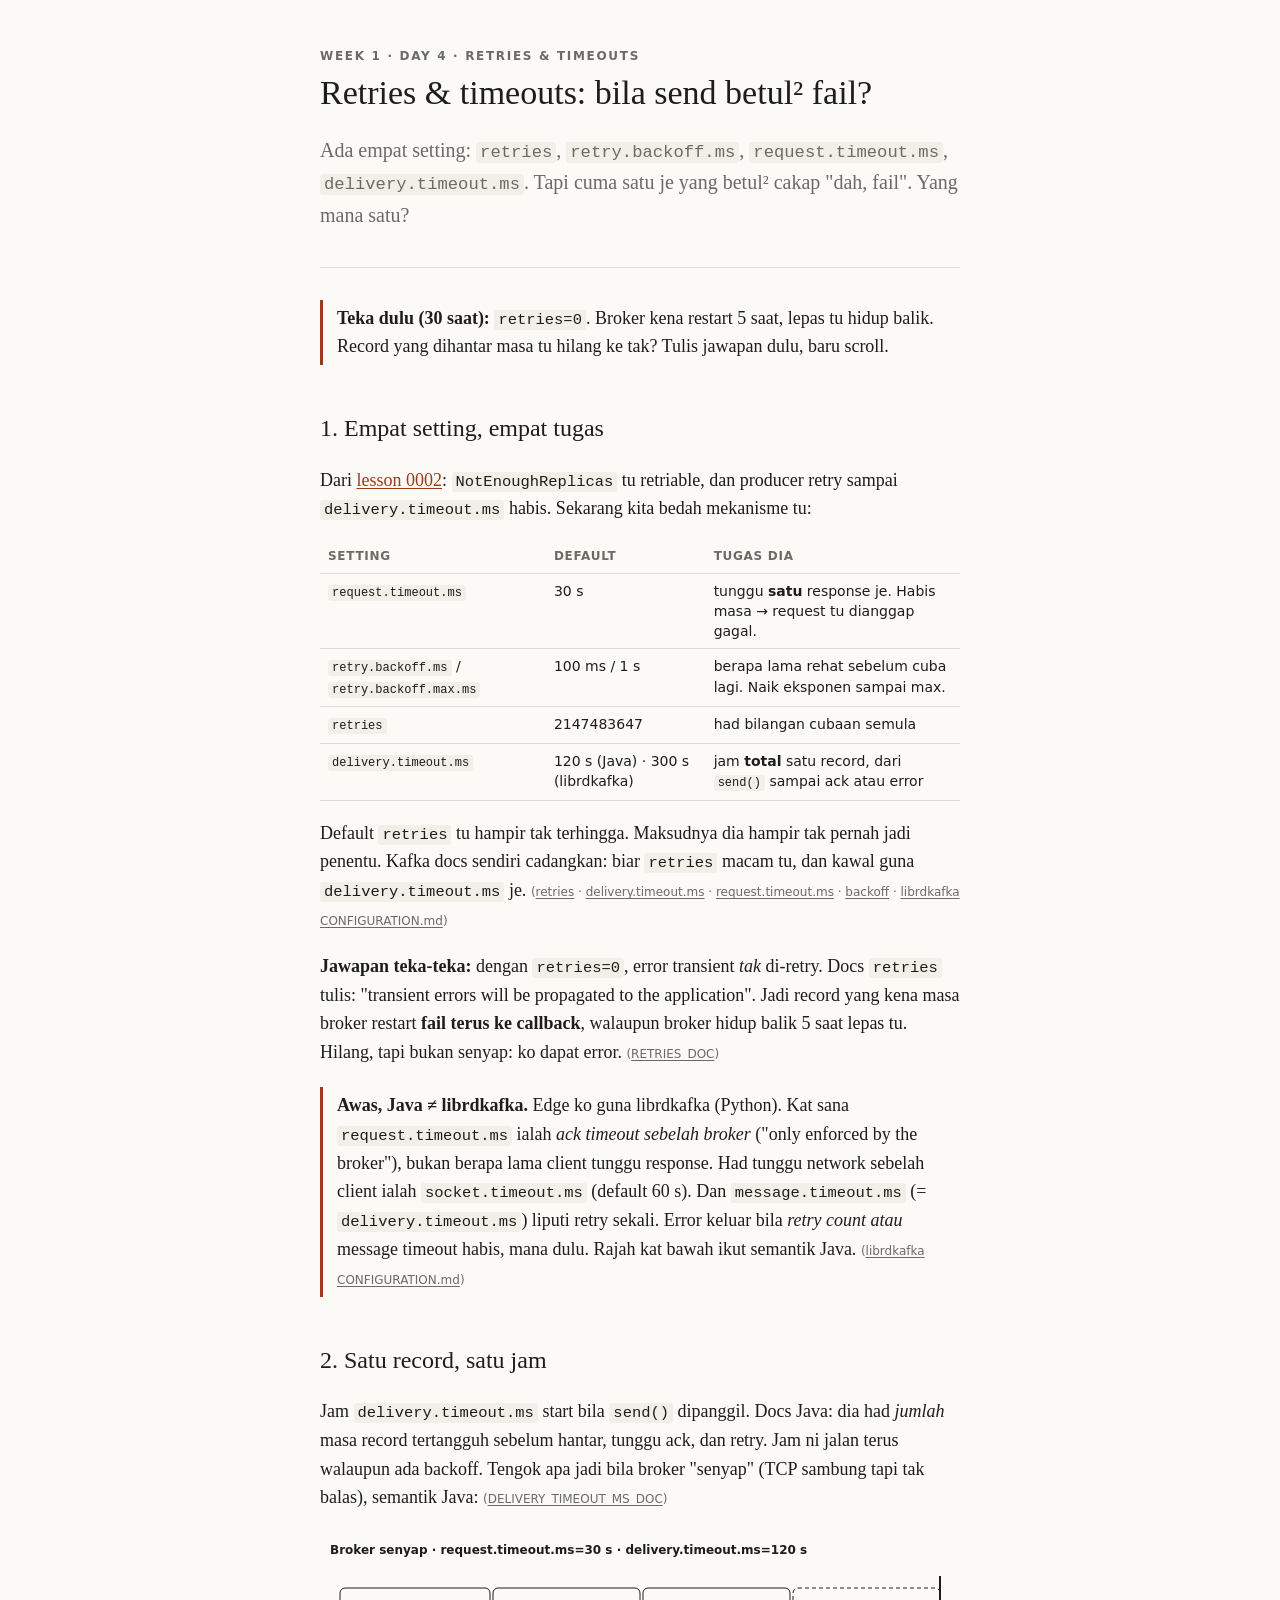
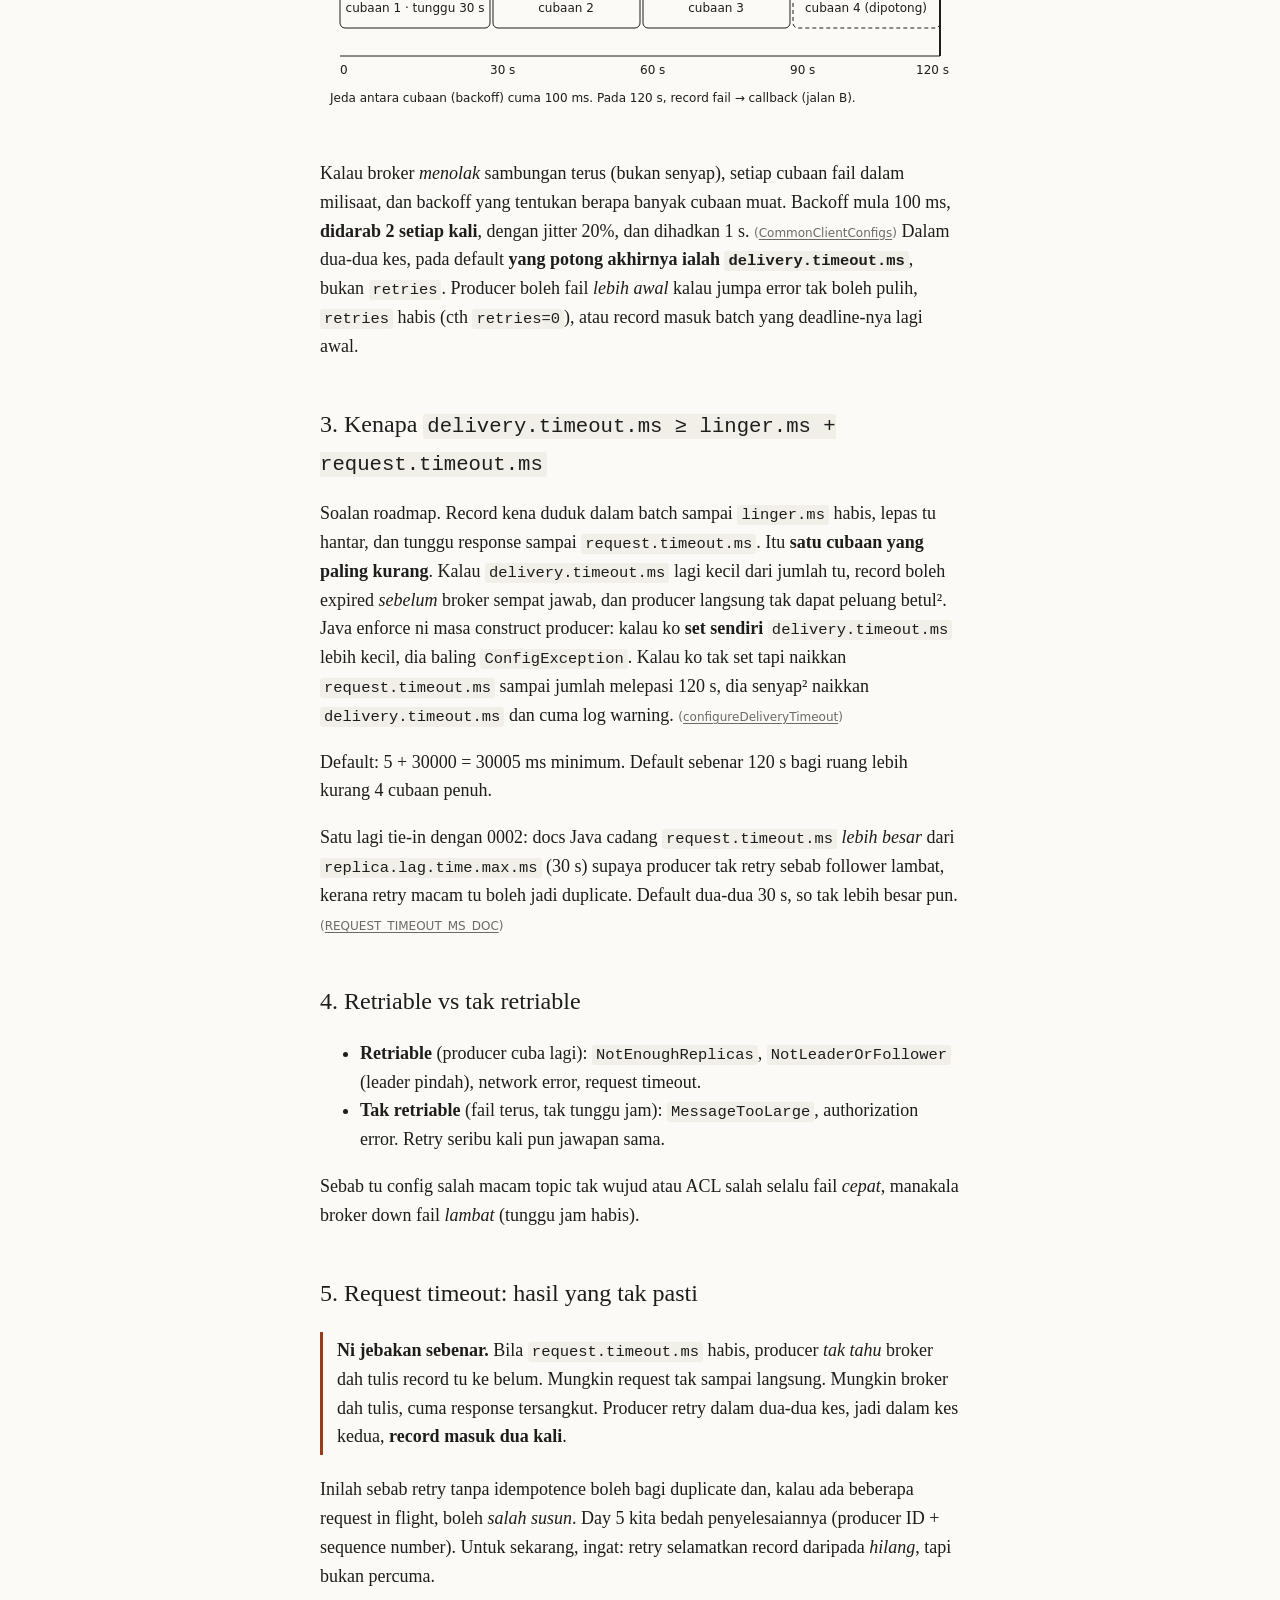
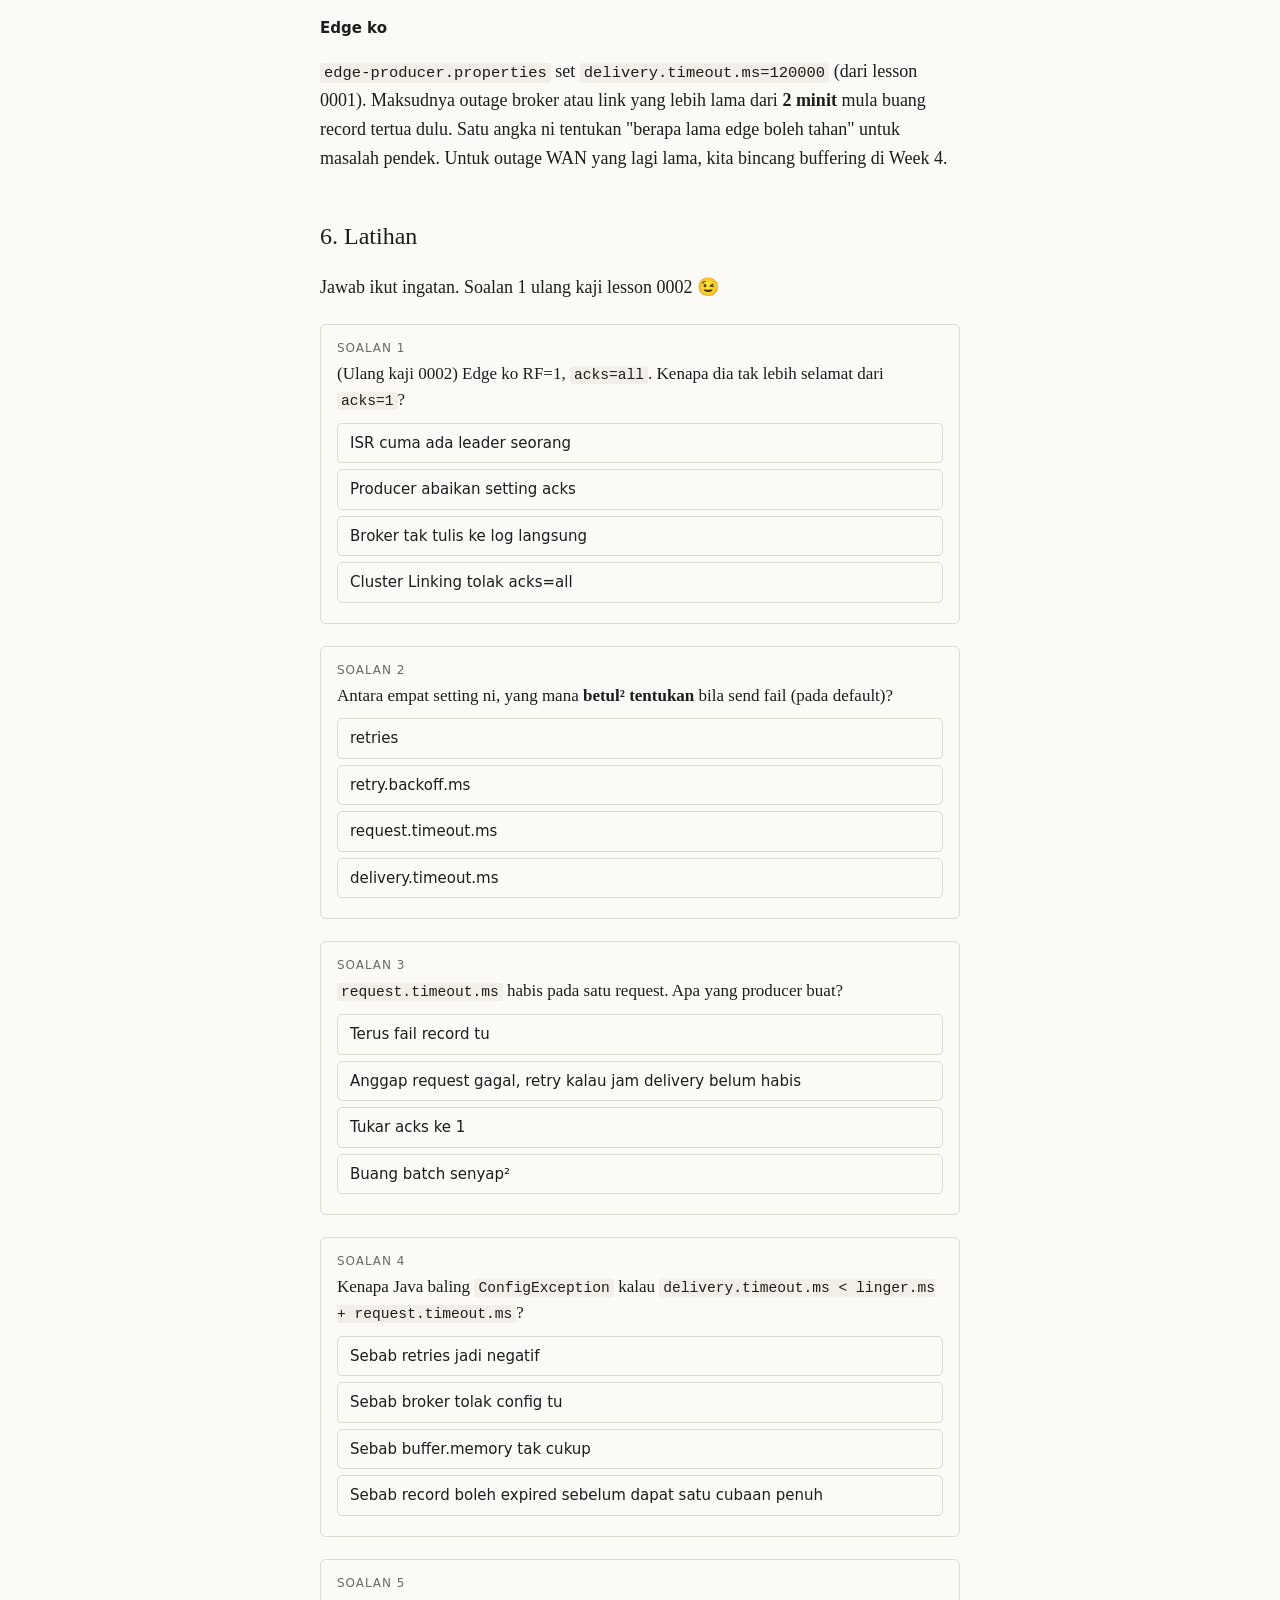
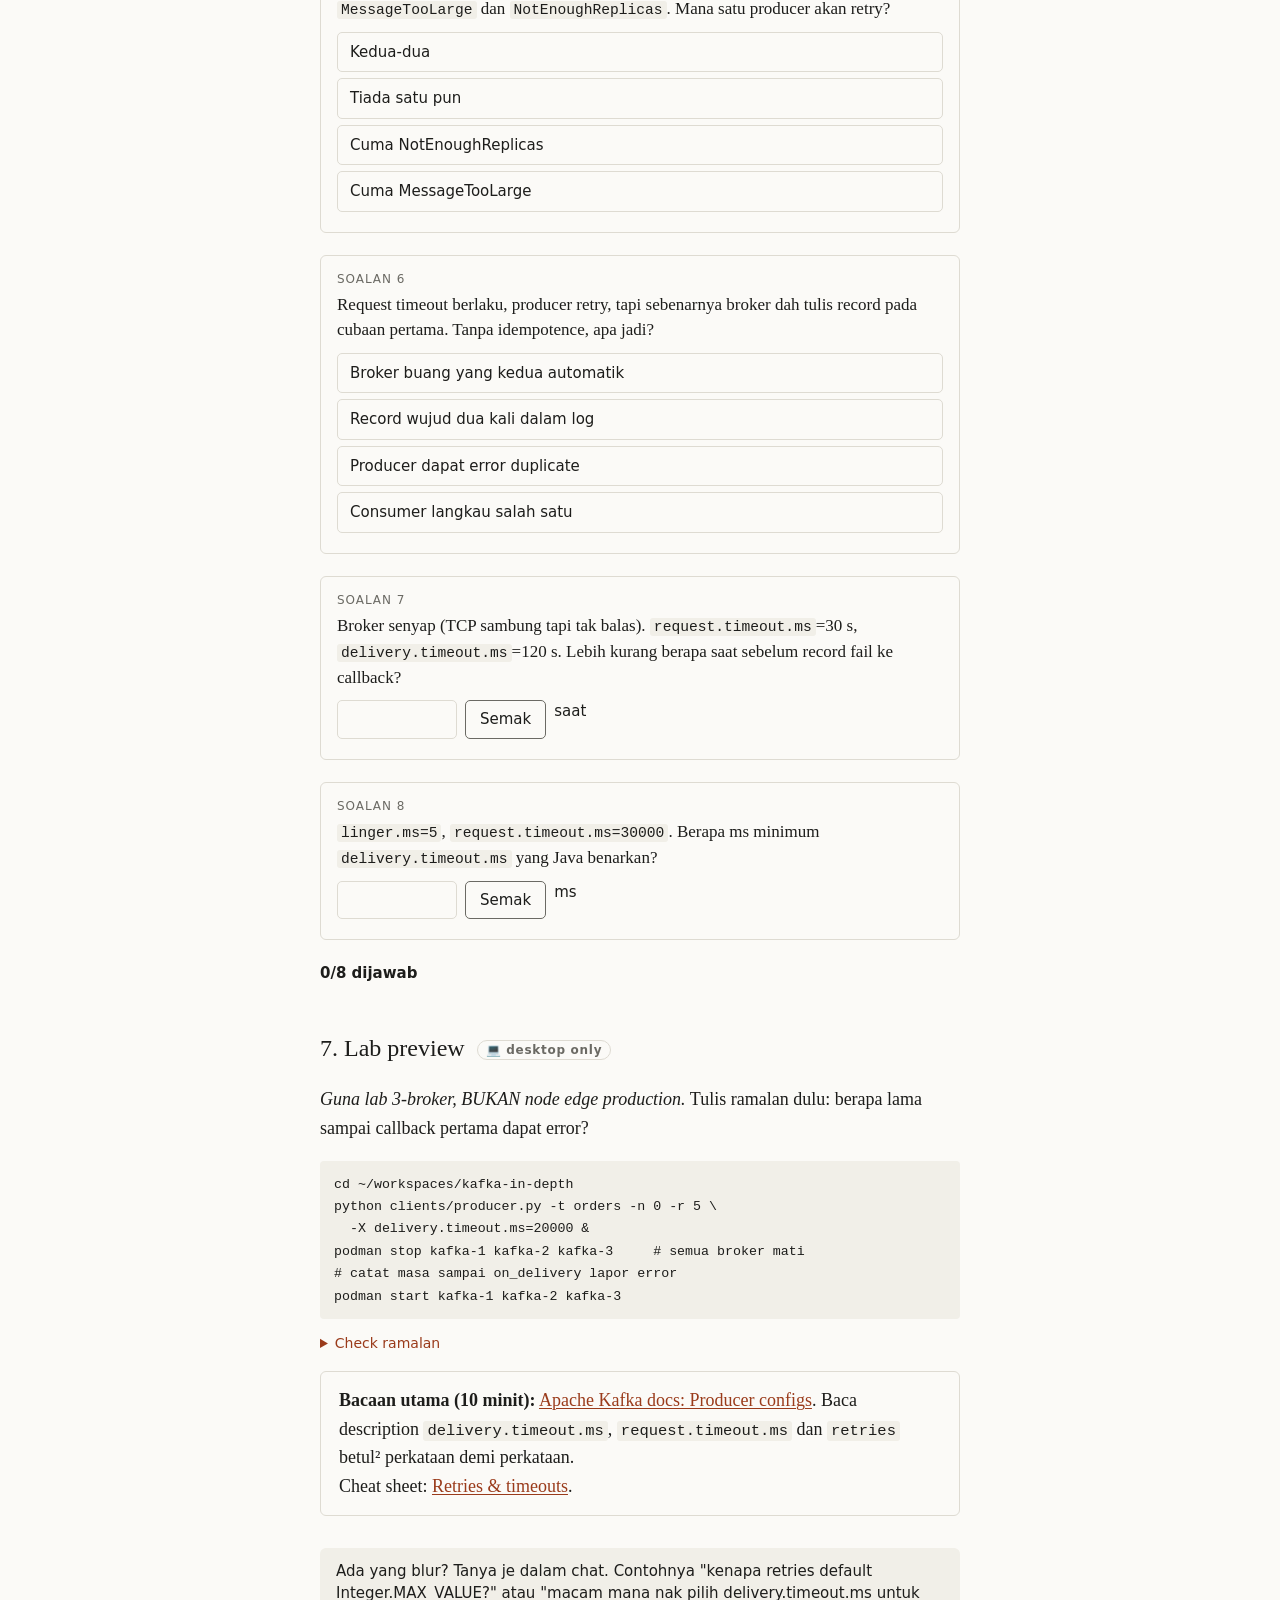
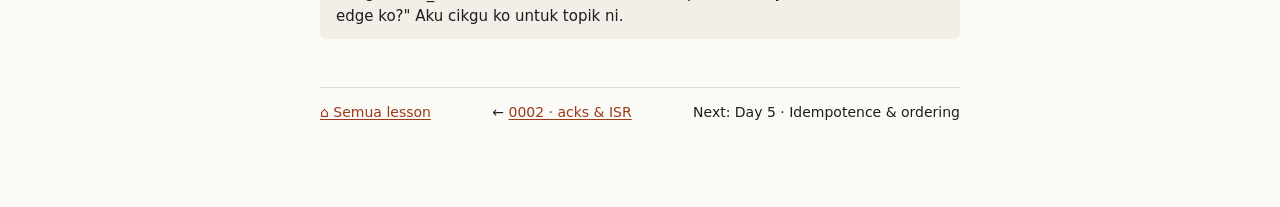
<file: lessons/0003-retries-timeouts-bila-send-fail.html>
<!doctype html>
<html lang="ms">
<head>
<meta charset="utf-8">
<meta name="viewport" content="width=device-width, initial-scale=1">
<title>0003 · Retries &amp; timeouts: bila send betul² fail?</title>
<link rel="stylesheet" href="../assets/course.css">
</head>
<body>
<main>
<header class="lesson">
  <div class="kicker">Week 1 · Day 4 · Retries &amp; timeouts</div>
  <h1>Retries &amp; timeouts: bila send betul² fail?</h1>
  <p class="lede">Ada empat setting: <code>retries</code>, <code>retry.backoff.ms</code>, <code>request.timeout.ms</code>, <code>delivery.timeout.ms</code>. Tapi cuma satu je yang betul² cakap "dah, fail". Yang mana satu?</p>
</header>

<div class="note">
  <strong>Teka dulu (30 saat):</strong> <code>retries=0</code>. Broker kena restart 5 saat, lepas tu hidup balik. Record yang dihantar masa tu hilang ke tak? Tulis jawapan dulu, baru scroll.
</div>

<h2>1. Empat setting, empat tugas</h2>
<p>Dari <a href="0002-acks-isr-bila-selamat.html">lesson 0002</a>: <code>NotEnoughReplicas</code> tu retriable, dan producer retry sampai <code>delivery.timeout.ms</code> habis. Sekarang kita bedah mekanisme tu:</p>
<table>
  <tr><th>Setting</th><th>Default</th><th>Tugas dia</th></tr>
  <tr><td><code>request.timeout.ms</code></td><td>30 s</td><td>tunggu <strong>satu</strong> response je. Habis masa → request tu dianggap gagal.</td></tr>
  <tr><td><code>retry.backoff.ms</code> / <code>retry.backoff.max.ms</code></td><td>100 ms / 1 s</td><td>berapa lama rehat sebelum cuba lagi. Naik eksponen sampai max.</td></tr>
  <tr><td><code>retries</code></td><td>2147483647</td><td>had bilangan cubaan semula</td></tr>
  <tr><td><code>delivery.timeout.ms</code></td><td>120 s (Java) · 300 s (librdkafka)</td><td>jam <strong>total</strong> satu record, dari <code>send()</code> sampai ack atau error</td></tr>
</table>
<p>Default <code>retries</code> tu hampir tak terhingga. Maksudnya dia hampir tak pernah jadi penentu. Kafka docs sendiri cadangkan: biar <code>retries</code> macam tu, dan kawal guna <code>delivery.timeout.ms</code> je.
<cite class="src">(<a href="https://github.com/apache/kafka/blob/4.1/clients/src/main/java/org/apache/kafka/clients/producer/ProducerConfig.java#L382">retries</a> · <a href="https://github.com/apache/kafka/blob/4.1/clients/src/main/java/org/apache/kafka/clients/producer/ProducerConfig.java#L398">delivery.timeout.ms</a> · <a href="https://github.com/apache/kafka/blob/4.1/clients/src/main/java/org/apache/kafka/clients/producer/ProducerConfig.java#L433-L438">request.timeout.ms</a> · <a href="https://github.com/apache/kafka/blob/4.1/clients/src/main/java/org/apache/kafka/clients/CommonClientConfigs.java#L99">backoff</a> · <a href="https://github.com/confluentinc/librdkafka/blob/master/CONFIGURATION.md">librdkafka CONFIGURATION.md</a>)</cite></p>
<p><strong>Jawapan teka-teka:</strong> dengan <code>retries=0</code>, error transient <em>tak</em> di-retry. Docs <code>retries</code> tulis: "transient errors will be propagated to the application". Jadi record yang kena masa broker restart <strong>fail terus ke callback</strong>, walaupun broker hidup balik 5 saat lepas tu. Hilang, tapi bukan senyap: ko dapat error. <cite class="src">(<a href="https://github.com/apache/kafka/blob/4.1/clients/src/main/java/org/apache/kafka/clients/producer/ProducerConfig.java#L277-L284">RETRIES_DOC</a>)</cite></p>
<div class="note">
  <strong>Awas, Java ≠ librdkafka.</strong> Edge ko guna librdkafka (Python). Kat sana <code>request.timeout.ms</code> ialah <em>ack timeout sebelah broker</em> ("only enforced by the broker"), bukan berapa lama client tunggu response. Had tunggu network sebelah client ialah <code>socket.timeout.ms</code> (default 60 s). Dan <code>message.timeout.ms</code> (= <code>delivery.timeout.ms</code>) liputi retry sekali. Error keluar bila <em>retry count atau</em> message timeout habis, mana dulu. Rajah kat bawah ikut semantik Java.
  <cite class="src">(<a href="https://github.com/confluentinc/librdkafka/blob/master/CONFIGURATION.md">librdkafka CONFIGURATION.md</a>)</cite>
</div>

<h2>2. Satu record, satu jam</h2>
<p>Jam <code>delivery.timeout.ms</code> start bila <code>send()</code> dipanggil. Docs Java: dia had <em>jumlah</em> masa record tertangguh sebelum hantar, tunggu ack, dan retry. Jam ni jalan terus walaupun ada backoff. Tengok apa jadi bila broker "senyap" (TCP sambung tapi tak balas), semantik Java:
<cite class="src">(<a href="https://github.com/apache/kafka/blob/4.1/clients/src/main/java/org/apache/kafka/clients/producer/ProducerConfig.java#L166-L174">DELIVERY_TIMEOUT_MS_DOC</a>)</cite></p>

<figure>
<svg viewBox="0 0 640 190" role="img" aria-label="Garis masa 120 saat. Cubaan 1 dari 0 ke 30 saat timeout, backoff kecil, cubaan 2 dari 30 ke 60, cubaan 3 dari 60 ke 90, cubaan 4 bermula pada 90 dan dipotong pada 120 saat apabila delivery.timeout.ms tamat." font-family="ui-sans-serif, system-ui, sans-serif" font-size="12" fill="none" stroke="currentColor">
  <text x="10" y="18" fill="currentColor" stroke="none" font-weight="600">Broker senyap · request.timeout.ms=30 s · delivery.timeout.ms=120 s</text>
  <line x1="20" y1="120" x2="620" y2="120"/>
  <rect x="20" y="52" width="150" height="40" rx="5"/><text x="95" y="76" text-anchor="middle" fill="currentColor" stroke="none">cubaan 1 · tunggu 30 s</text>
  <rect x="173" y="52" width="147" height="40" rx="5"/><text x="246" y="76" text-anchor="middle" fill="currentColor" stroke="none">cubaan 2</text>
  <rect x="323" y="52" width="147" height="40" rx="5"/><text x="396" y="76" text-anchor="middle" fill="currentColor" stroke="none">cubaan 3</text>
  <rect x="473" y="52" width="147" height="40" rx="5" stroke-dasharray="4 3"/><text x="546" y="76" text-anchor="middle" fill="currentColor" stroke="none">cubaan 4 (dipotong)</text>
  <text x="20" y="138" fill="currentColor" stroke="none">0</text><text x="170" y="138" fill="currentColor" stroke="none">30 s</text><text x="320" y="138" fill="currentColor" stroke="none">60 s</text><text x="470" y="138" fill="currentColor" stroke="none">90 s</text><text x="596" y="138" fill="currentColor" stroke="none">120 s</text>
  <line x1="620" y1="40" x2="620" y2="120" stroke-width="2"/>
  <text x="10" y="166" fill="currentColor" stroke="none">Jeda antara cubaan (backoff) cuma 100 ms. Pada 120 s, record fail → callback (jalan B).</text>
</svg>
</figure>

<p>Kalau broker <em>menolak</em> sambungan terus (bukan senyap), setiap cubaan fail dalam milisaat, dan backoff yang tentukan berapa banyak cubaan muat. Backoff mula 100 ms, <strong>didarab 2 setiap kali</strong>, dengan jitter 20%, dan dihadkan 1 s. <cite class="src">(<a href="https://github.com/apache/kafka/blob/4.1/clients/src/main/java/org/apache/kafka/clients/CommonClientConfigs.java#L99-L109">CommonClientConfigs</a>)</cite> Dalam dua-dua kes, pada default <strong>yang potong akhirnya ialah <code>delivery.timeout.ms</code></strong>, bukan <code>retries</code>. Producer boleh fail <em>lebih awal</em> kalau jumpa error tak boleh pulih, <code>retries</code> habis (cth <code>retries=0</code>), atau record masuk batch yang deadline-nya lagi awal.</p>

<h2>3. Kenapa <code>delivery.timeout.ms ≥ linger.ms + request.timeout.ms</code></h2>
<p>Soalan roadmap. Record kena duduk dalam batch sampai <code>linger.ms</code> habis, lepas tu hantar, dan tunggu response sampai <code>request.timeout.ms</code>. Itu <strong>satu cubaan yang paling kurang</strong>. Kalau <code>delivery.timeout.ms</code> lagi kecil dari jumlah tu, record boleh expired <em>sebelum</em> broker sempat jawab, dan producer langsung tak dapat peluang betul². Java enforce ni masa construct producer: kalau ko <strong>set sendiri</strong> <code>delivery.timeout.ms</code> lebih kecil, dia baling <code>ConfigException</code>. Kalau ko tak set tapi naikkan <code>request.timeout.ms</code> sampai jumlah melepasi 120 s, dia senyap² naikkan <code>delivery.timeout.ms</code> dan cuma log warning. <cite class="src">(<a href="https://github.com/apache/kafka/blob/4.1/clients/src/main/java/org/apache/kafka/clients/producer/KafkaProducer.java#L569-L584">configureDeliveryTimeout</a>)</cite></p>
<p>Default: 5 + 30000 = 30005 ms minimum. Default sebenar 120 s bagi ruang lebih kurang 4 cubaan penuh.</p>
<p>Satu lagi tie-in dengan 0002: docs Java cadang <code>request.timeout.ms</code> <em>lebih besar</em> dari <code>replica.lag.time.max.ms</code> (30 s) supaya producer tak retry sebab follower lambat, kerana retry macam tu boleh jadi duplicate. Default dua-dua 30 s, so tak lebih besar pun. <cite class="src">(<a href="https://github.com/apache/kafka/blob/4.1/clients/src/main/java/org/apache/kafka/clients/producer/ProducerConfig.java#L160-L162">REQUEST_TIMEOUT_MS_DOC</a>)</cite></p>

<h2>4. Retriable vs tak retriable</h2>
<ul>
  <li><strong>Retriable</strong> (producer cuba lagi): <code>NotEnoughReplicas</code>, <code>NotLeaderOrFollower</code> (leader pindah), network error, request timeout.</li>
  <li><strong>Tak retriable</strong> (fail terus, tak tunggu jam): <code>MessageTooLarge</code>, authorization error. Retry seribu kali pun jawapan sama.</li>
</ul>
<p>Sebab tu config salah macam topic tak wujud atau ACL salah selalu fail <em>cepat</em>, manakala broker down fail <em>lambat</em> (tunggu jam habis).</p>

<h2>5. Request timeout: hasil yang tak pasti</h2>
<div class="note">
  <strong>Ni jebakan sebenar.</strong> Bila <code>request.timeout.ms</code> habis, producer <em>tak tahu</em> broker dah tulis record tu ke belum. Mungkin request tak sampai langsung. Mungkin broker dah tulis, cuma response tersangkut. Producer retry dalam dua-dua kes, jadi dalam kes kedua, <strong>record masuk dua kali</strong>.
</div>
<p>Inilah sebab retry tanpa idempotence boleh bagi duplicate dan, kalau ada beberapa request in flight, boleh <em>salah susun</em>. Day 5 kita bedah penyelesaiannya (producer ID + sequence number). Untuk sekarang, ingat: retry selamatkan record daripada <em>hilang</em>, tapi bukan percuma.</p>

<h3>Edge ko</h3>
<p><code>edge-producer.properties</code> set <code>delivery.timeout.ms=120000</code> (dari lesson 0001). Maksudnya outage broker atau link yang lebih lama dari <strong>2 minit</strong> mula buang record tertua dulu. Satu angka ni tentukan "berapa lama edge boleh tahan" untuk masalah pendek. Untuk outage WAN yang lagi lama, kita bincang buffering di Week 4.</p>

<h2>6. Latihan</h2>
<p>Jawab ikut ingatan. Soalan 1 ulang kaji lesson 0002 😉</p>
<div class="quiz"><script type="application/json">
{"questions":[
 {"q":"(Ulang kaji 0002) Edge ko RF=1, <code>acks=all</code>. Kenapa dia tak lebih selamat dari <code>acks=1</code>?",
  "choices":["ISR cuma ada leader seorang","Producer abaikan setting acks","Broker tak tulis ke log langsung","Cluster Linking tolak acks=all"],"answer":0,
  "why":"RF=1 → ISR = {leader} → \"semua dalam ISR\" = leader sorang. Itu definisi <code>acks=1</code>."},
 {"q":"Antara empat setting ni, yang mana <strong>betul² tentukan</strong> bila send fail (pada default)?",
  "choices":["retries","retry.backoff.ms","request.timeout.ms","delivery.timeout.ms"],"answer":3,
  "why":"<code>retries</code> default hampir tak terhingga, jadi jarang sampai had. <code>delivery.timeout.ms</code> ialah jam total satu record, dan bila habis, record fail."},
 {"q":"<code>request.timeout.ms</code> habis pada satu request. Apa yang producer buat?",
  "choices":["Terus fail record tu","Anggap request gagal, retry kalau jam delivery belum habis","Tukar acks ke 1","Buang batch senyap²"],"answer":1,
  "why":"Request timeout cuma tamatkan <em>satu cubaan</em>. Kalau <code>delivery.timeout.ms</code> masih ada baki, producer cuba lagi lepas backoff."},
 {"q":"Kenapa Java baling <code>ConfigException</code> kalau <code>delivery.timeout.ms &lt; linger.ms + request.timeout.ms</code>?",
  "choices":["Sebab retries jadi negatif","Sebab broker tolak config tu","Sebab buffer.memory tak cukup","Sebab record boleh expired sebelum dapat satu cubaan penuh"],"answer":3,
  "why":"Record kena tunggu <code>linger.ms</code> dalam batch, lepas tu tunggu response sampai <code>request.timeout.ms</code>. Kalau jam delivery lebih kecil, producer tak sempat bagi satu cubaan penuh. (Java baling error bila ko set nilai tu sendiri.)"},
 {"q":"<code>MessageTooLarge</code> dan <code>NotEnoughReplicas</code>. Mana satu producer akan retry?",
  "choices":["Kedua-dua","Tiada satu pun","Cuma NotEnoughReplicas","Cuma MessageTooLarge"],"answer":2,
  "why":"<code>NotEnoughReplicas</code> boleh pulih sendiri bila ISR naik semula, jadi retriable. <code>MessageTooLarge</code> akan sentiasa gagal, jadi fail terus."},
 {"q":"Request timeout berlaku, producer retry, tapi sebenarnya broker dah tulis record pada cubaan pertama. Tanpa idempotence, apa jadi?",
  "choices":["Broker buang yang kedua automatik","Record wujud dua kali dalam log","Producer dapat error duplicate","Consumer langkau salah satu"],"answer":1,
  "why":"Tanpa producer ID + sequence number, broker tak boleh kenal record yang sama dihantar dua kali. Dua-dua ditulis. Idempotence (Day 5) selesaikan ni."},
 {"q":"Broker senyap (TCP sambung tapi tak balas). <code>request.timeout.ms</code>=30 s, <code>delivery.timeout.ms</code>=120 s. Lebih kurang berapa saat sebelum record fail ke callback?",
  "type":"number","answer":120,"tol":2,"unit":"saat",
  "why":"Jam <code>delivery.timeout.ms</code> jalan dari <code>send()</code>. Cubaan 1–3 timeout pada 30/60/90 s, cubaan 4 dipotong pada <strong>120 s</strong>. <code>retries</code> tak sampai had pun."},
 {"q":"<code>linger.ms=5</code>, <code>request.timeout.ms=30000</code>. Berapa ms minimum <code>delivery.timeout.ms</code> yang Java benarkan?",
  "type":"number","answer":30005,"tol":0,"unit":"ms",
  "why":"<code>linger.ms + request.timeout.ms</code> = 5 + 30000 = <strong>30005 ms</strong>. Kurang dari tu, <code>ConfigException</code>."}
]}
</script></div>

<h2>7. Lab preview <span class="desktop">💻 desktop only</span></h2>
<p><em>Guna lab 3-broker, BUKAN node edge production.</em> Tulis ramalan dulu: berapa lama sampai callback pertama dapat error?</p>
<pre><code>cd ~/workspaces/kafka-in-depth
python clients/producer.py -t orders -n 0 -r 5 \
  -X delivery.timeout.ms=20000 &amp;
podman stop kafka-1 kafka-2 kafka-3     # semua broker mati
# catat masa sampai on_delivery lapor error
podman start kafka-1 kafka-2 kafka-3</code></pre>
<details class="answer"><summary>Check ramalan</summary>
<p>Lebih kurang <strong>20 s</strong> selepas record dihantar, ikut <code>delivery.timeout.ms</code> (= <code>message.timeout.ms</code> dalam librdkafka), bukan <code>retries</code> yang default 2147483647. Kalau ko tukar <code>delivery.timeout.ms=60000</code> dan ulang, masa tu ikut jadi ~60 s. Kalau error datang lebih awal dari tu, check mesej: mungkin bukan retriable. Ni juga sebahagian weekend lab #3 (isi buffer).</p>
</details>

<div class="box">
  <strong>Bacaan utama (10 minit):</strong> <a href="https://kafka.apache.org/documentation/#producerconfigs">Apache Kafka docs: Producer configs</a>. Baca description <code>delivery.timeout.ms</code>, <code>request.timeout.ms</code> dan <code>retries</code> betul² perkataan demi perkataan.
  <br>Cheat sheet: <a href="../reference/retries-timeouts.html">Retries &amp; timeouts</a>.
</div>

<p class="ask">Ada yang blur? Tanya je dalam chat. Contohnya "kenapa retries default Integer.MAX_VALUE?" atau "macam mana nak pilih delivery.timeout.ms untuk edge ko?" Aku cikgu ko untuk topik ni.</p>

<nav class="nav"><span><a href="../index.html">⌂ Semua lesson</a></span><span>← <a href="0002-acks-isr-bila-selamat.html">0002 · acks &amp; ISR</a></span><span>Next: Day 5 · Idempotence &amp; ordering</span></nav>
</main>
<script defer src="../assets/quiz.js"></script>
</body>
</html>
</file>
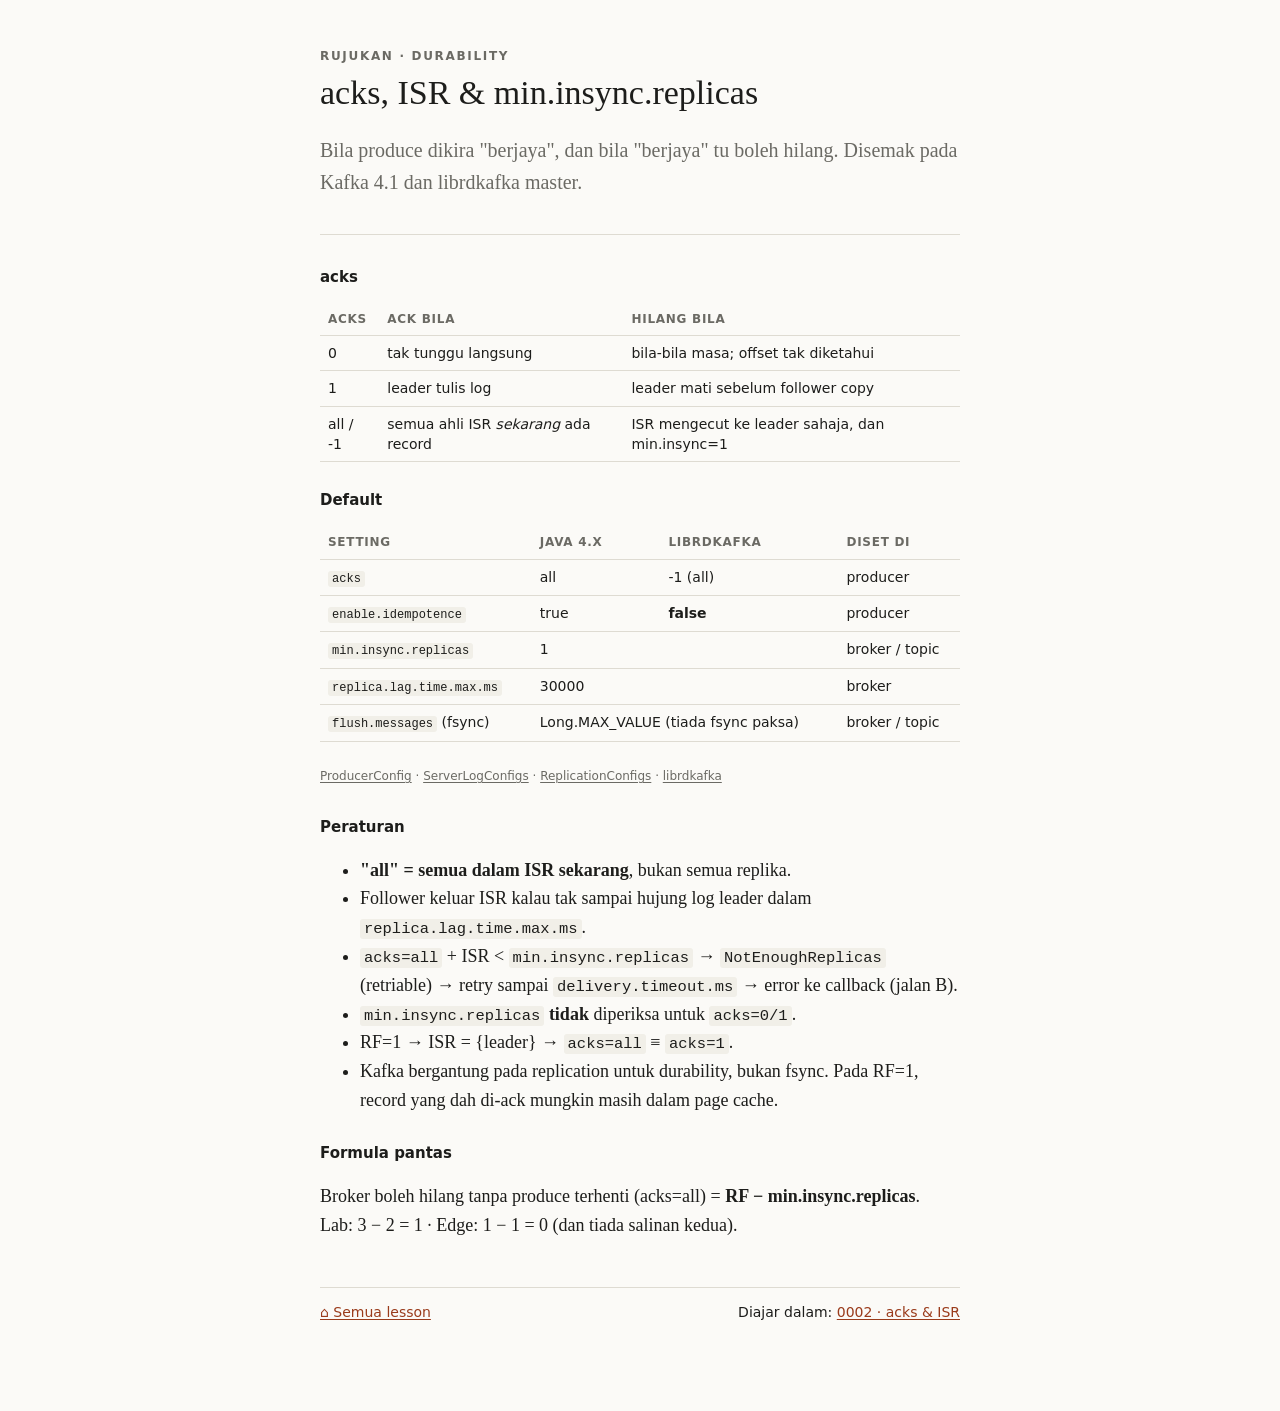
<file: reference/acks-isr.html>
<!doctype html>
<html lang="ms">
<head>
<meta charset="utf-8">
<meta name="viewport" content="width=device-width, initial-scale=1">
<title>Rujukan · acks, ISR &amp; min.insync.replicas</title>
<link rel="stylesheet" href="../assets/course.css">
</head>
<body>
<main>
<header class="lesson">
  <div class="kicker">Rujukan · Durability</div>
  <h1>acks, ISR &amp; min.insync.replicas</h1>
  <p class="lede">Bila produce dikira "berjaya", dan bila "berjaya" tu boleh hilang. Disemak pada Kafka 4.1 dan librdkafka master.</p>
</header>

<h3>acks</h3>
<table>
  <tr><th>acks</th><th>Ack bila</th><th>Hilang bila</th></tr>
  <tr><td>0</td><td>tak tunggu langsung</td><td>bila-bila masa; offset tak diketahui</td></tr>
  <tr><td>1</td><td>leader tulis log</td><td>leader mati sebelum follower copy</td></tr>
  <tr><td>all / -1</td><td>semua ahli ISR <em>sekarang</em> ada record</td><td>ISR mengecut ke leader sahaja, dan min.insync=1</td></tr>
</table>

<h3>Default</h3>
<table>
  <tr><th>Setting</th><th>Java 4.x</th><th>librdkafka</th><th>Diset di</th></tr>
  <tr><td><code>acks</code></td><td>all</td><td>-1 (all)</td><td>producer</td></tr>
  <tr><td><code>enable.idempotence</code></td><td>true</td><td><strong>false</strong></td><td>producer</td></tr>
  <tr><td><code>min.insync.replicas</code></td><td colspan="2">1</td><td>broker / topic</td></tr>
  <tr><td><code>replica.lag.time.max.ms</code></td><td colspan="2">30000</td><td>broker</td></tr>
  <tr><td><code>flush.messages</code> (fsync)</td><td colspan="2">Long.MAX_VALUE (tiada fsync paksa)</td><td>broker / topic</td></tr>
</table>
<p><cite class="src"><a href="https://github.com/apache/kafka/blob/4.1/clients/src/main/java/org/apache/kafka/clients/producer/ProducerConfig.java#L383-L385">ProducerConfig</a> · <a href="https://github.com/apache/kafka/blob/4.1/server-common/src/main/java/org/apache/kafka/server/config/ServerLogConfigs.java#L139">ServerLogConfigs</a> · <a href="https://github.com/apache/kafka/blob/4.1/server/src/main/java/org/apache/kafka/server/config/ReplicationConfigs.java#L47">ReplicationConfigs</a> · <a href="https://github.com/confluentinc/librdkafka/blob/master/CONFIGURATION.md">librdkafka</a></cite></p>

<h3>Peraturan</h3>
<ul>
  <li><strong>"all" = semua dalam ISR sekarang</strong>, bukan semua replika.</li>
  <li>Follower keluar ISR kalau tak sampai hujung log leader dalam <code>replica.lag.time.max.ms</code>.</li>
  <li><code>acks=all</code> + ISR &lt; <code>min.insync.replicas</code> → <code>NotEnoughReplicas</code> (retriable) → retry sampai <code>delivery.timeout.ms</code> → error ke callback (jalan B).</li>
  <li><code>min.insync.replicas</code> <strong>tidak</strong> diperiksa untuk <code>acks=0/1</code>.</li>
  <li>RF=1 → ISR = {leader} → <code>acks=all</code> ≡ <code>acks=1</code>.</li>
  <li>Kafka bergantung pada replication untuk durability, bukan fsync. Pada RF=1, record yang dah di-ack mungkin masih dalam page cache.</li>
</ul>

<h3>Formula pantas</h3>
<p>Broker boleh hilang tanpa produce terhenti (acks=all) = <strong>RF − min.insync.replicas</strong>.<br>
Lab: 3 − 2 = 1 · Edge: 1 − 1 = 0 (dan tiada salinan kedua).</p>

<nav class="nav"><span><a href="../index.html">⌂ Semua lesson</a></span><span>Diajar dalam: <a href="../lessons/0002-acks-isr-bila-selamat.html">0002 · acks &amp; ISR</a></span></nav>
</main>
</body>
</html>
</file>
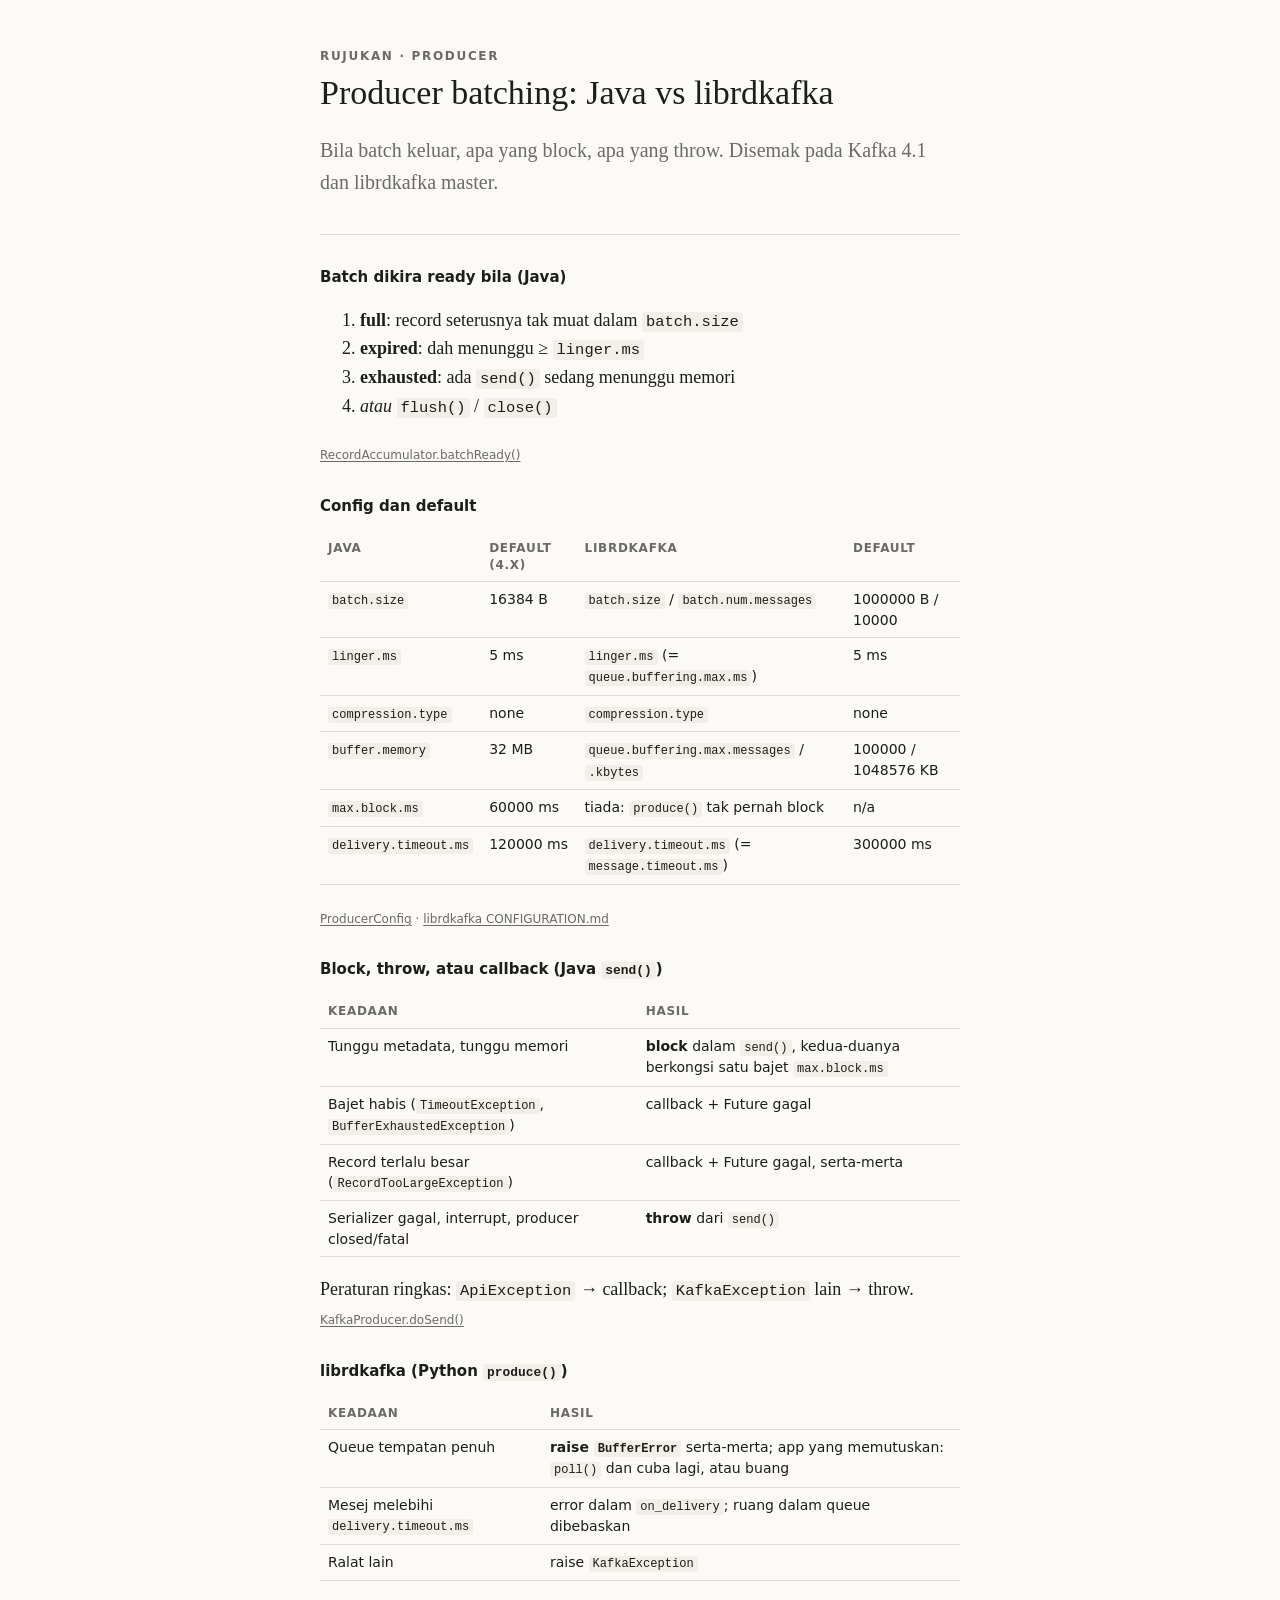
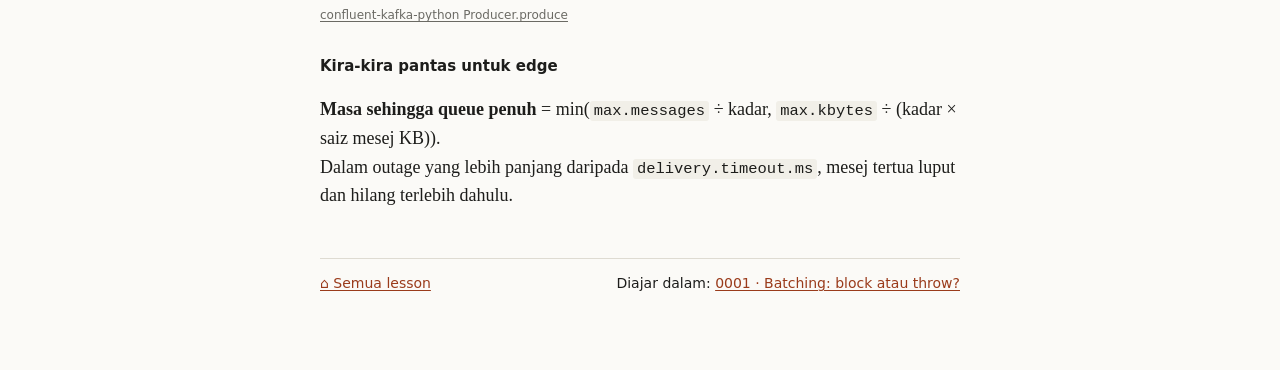
<file: reference/producer-batching.html>
<!doctype html>
<html lang="ms">
<head>
<meta charset="utf-8">
<meta name="viewport" content="width=device-width, initial-scale=1">
<title>Rujukan · Producer batching: Java vs librdkafka</title>
<link rel="stylesheet" href="../assets/course.css">
</head>
<body>
<main>
<header class="lesson">
  <div class="kicker">Rujukan · Producer</div>
  <h1>Producer batching: Java vs librdkafka</h1>
  <p class="lede">Bila batch keluar, apa yang block, apa yang throw. Disemak pada Kafka 4.1 dan librdkafka master.</p>
</header>

<h3>Batch dikira ready bila (Java)</h3>
<ol>
  <li><strong>full</strong>: record seterusnya tak muat dalam <code>batch.size</code></li>
  <li><strong>expired</strong>: dah menunggu ≥ <code>linger.ms</code></li>
  <li><strong>exhausted</strong>: ada <code>send()</code> sedang menunggu memori</li>
  <li><em>atau</em> <code>flush()</code> / <code>close()</code></li>
</ol>
<p><cite class="src"><a href="https://github.com/apache/kafka/blob/4.1/clients/src/main/java/org/apache/kafka/clients/producer/internals/RecordAccumulator.java#L603-L615">RecordAccumulator.batchReady()</a></cite></p>

<h3>Config dan default</h3>
<table>
  <tr><th>Java</th><th>Default (4.x)</th><th>librdkafka</th><th>Default</th></tr>
  <tr><td><code>batch.size</code></td><td>16384 B</td><td><code>batch.size</code> / <code>batch.num.messages</code></td><td>1000000 B / 10000</td></tr>
  <tr><td><code>linger.ms</code></td><td>5 ms</td><td><code>linger.ms</code> (= <code>queue.buffering.max.ms</code>)</td><td>5 ms</td></tr>
  <tr><td><code>compression.type</code></td><td>none</td><td><code>compression.type</code></td><td>none</td></tr>
  <tr><td><code>buffer.memory</code></td><td>32 MB</td><td><code>queue.buffering.max.messages</code> / <code>.kbytes</code></td><td>100000 / 1048576 KB</td></tr>
  <tr><td><code>max.block.ms</code></td><td>60000 ms</td><td>tiada: <code>produce()</code> tak pernah block</td><td>n/a</td></tr>
  <tr><td><code>delivery.timeout.ms</code></td><td>120000 ms</td><td><code>delivery.timeout.ms</code> (= <code>message.timeout.ms</code>)</td><td>300000 ms</td></tr>
</table>
<p><cite class="src"><a href="https://github.com/apache/kafka/blob/4.1/clients/src/main/java/org/apache/kafka/clients/producer/ProducerConfig.java#L381-L397">ProducerConfig</a> · <a href="https://github.com/confluentinc/librdkafka/blob/master/CONFIGURATION.md">librdkafka CONFIGURATION.md</a></cite></p>

<h3>Block, throw, atau callback (Java <code>send()</code>)</h3>
<table>
  <tr><th>Keadaan</th><th>Hasil</th></tr>
  <tr><td>Tunggu metadata, tunggu memori</td><td><strong>block</strong> dalam <code>send()</code>, kedua-duanya berkongsi satu bajet <code>max.block.ms</code></td></tr>
  <tr><td>Bajet habis (<code>TimeoutException</code>, <code>BufferExhaustedException</code>)</td><td>callback + Future gagal</td></tr>
  <tr><td>Record terlalu besar (<code>RecordTooLargeException</code>)</td><td>callback + Future gagal, serta-merta</td></tr>
  <tr><td>Serializer gagal, interrupt, producer closed/fatal</td><td><strong>throw</strong> dari <code>send()</code></td></tr>
</table>
<p>Peraturan ringkas: <code>ApiException</code> → callback; <code>KafkaException</code> lain → throw. <cite class="src"><a href="https://github.com/apache/kafka/blob/4.1/clients/src/main/java/org/apache/kafka/clients/producer/KafkaProducer.java#L1049-L1073">KafkaProducer.doSend()</a></cite></p>

<h3>librdkafka (Python <code>produce()</code>)</h3>
<table>
  <tr><th>Keadaan</th><th>Hasil</th></tr>
  <tr><td>Queue tempatan penuh</td><td><strong>raise <code>BufferError</code></strong> serta-merta; app yang memutuskan: <code>poll()</code> dan cuba lagi, atau buang</td></tr>
  <tr><td>Mesej melebihi <code>delivery.timeout.ms</code></td><td>error dalam <code>on_delivery</code>; ruang dalam queue dibebaskan</td></tr>
  <tr><td>Ralat lain</td><td>raise <code>KafkaException</code></td></tr>
</table>
<p><cite class="src"><a href="https://docs.confluent.io/platform/current/clients/confluent-kafka-python/html/index.html#confluent_kafka.Producer.produce">confluent-kafka-python Producer.produce</a></cite></p>

<h3>Kira-kira pantas untuk edge</h3>
<p><strong>Masa sehingga queue penuh</strong> = min(<code>max.messages</code> ÷ kadar, <code>max.kbytes</code> ÷ (kadar × saiz mesej KB)).<br>
Dalam outage yang lebih panjang daripada <code>delivery.timeout.ms</code>, mesej tertua luput dan hilang terlebih dahulu.</p>

<nav class="nav"><span><a href="../index.html">⌂ Semua lesson</a></span><span>Diajar dalam: <a href="../lessons/0001-batching-block-atau-throw.html">0001 · Batching: block atau throw?</a></span></nav>
</main>
</body>
</html>
</file>
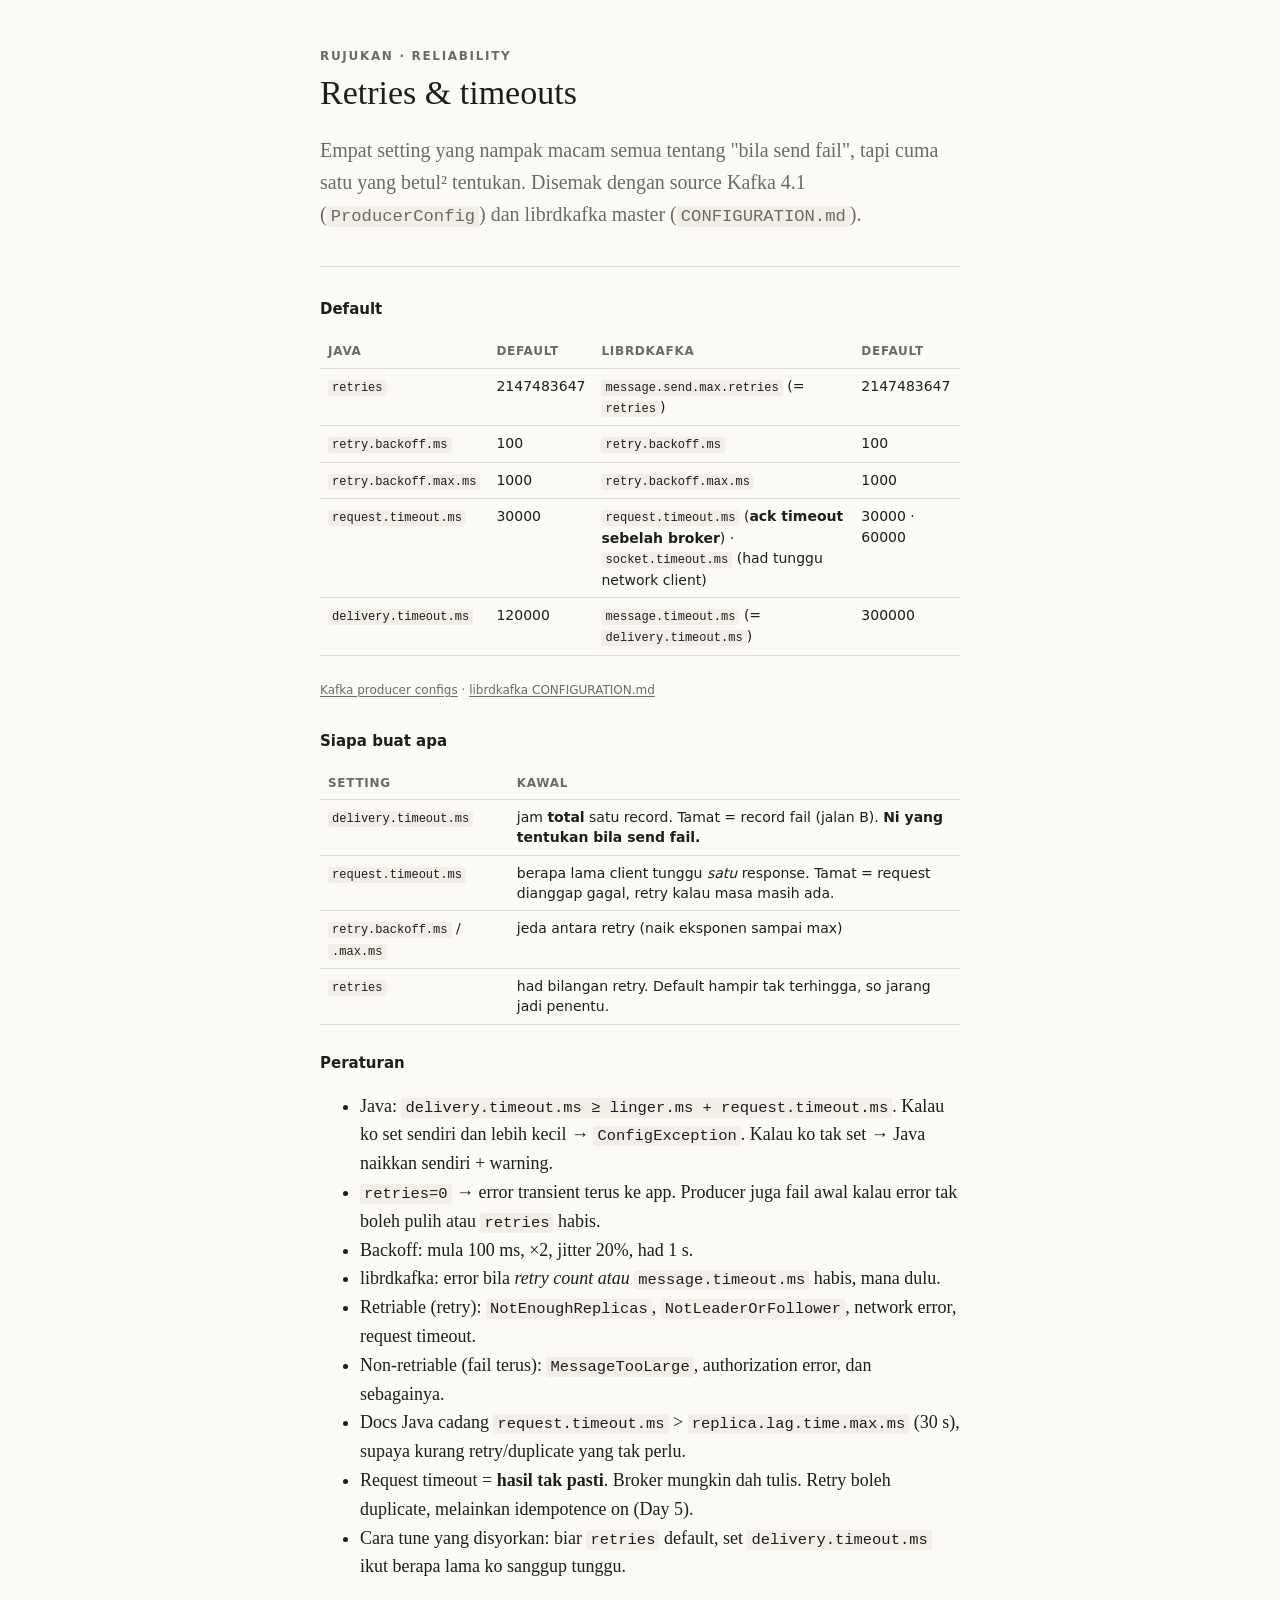
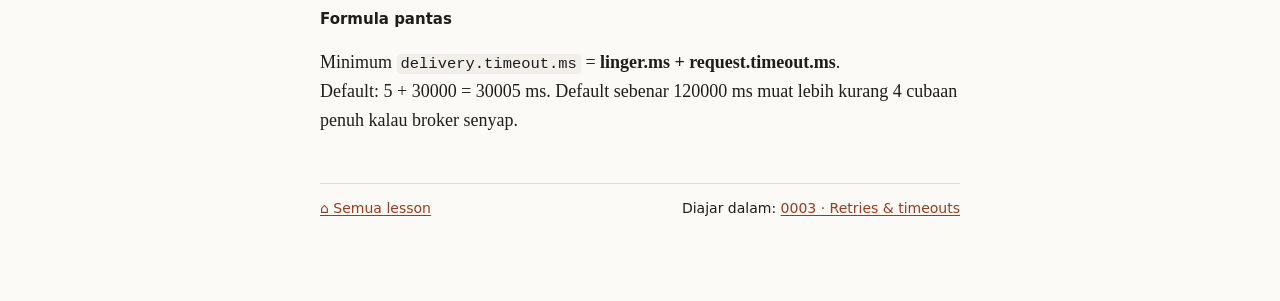
<file: reference/retries-timeouts.html>
<!doctype html>
<html lang="ms">
<head>
<meta charset="utf-8">
<meta name="viewport" content="width=device-width, initial-scale=1">
<title>Rujukan · Retries &amp; timeouts</title>
<link rel="stylesheet" href="../assets/course.css">
</head>
<body>
<main>
<header class="lesson">
  <div class="kicker">Rujukan · Reliability</div>
  <h1>Retries &amp; timeouts</h1>
  <p class="lede">Empat setting yang nampak macam semua tentang "bila send fail", tapi cuma satu yang betul² tentukan. Disemak dengan source Kafka 4.1 (<code>ProducerConfig</code>) dan librdkafka master (<code>CONFIGURATION.md</code>).</p>
</header>

<h3>Default</h3>
<table>
  <tr><th>Java</th><th>Default</th><th>librdkafka</th><th>Default</th></tr>
  <tr><td><code>retries</code></td><td>2147483647</td><td><code>message.send.max.retries</code> (= <code>retries</code>)</td><td>2147483647</td></tr>
  <tr><td><code>retry.backoff.ms</code></td><td>100</td><td><code>retry.backoff.ms</code></td><td>100</td></tr>
  <tr><td><code>retry.backoff.max.ms</code></td><td>1000</td><td><code>retry.backoff.max.ms</code></td><td>1000</td></tr>
  <tr><td><code>request.timeout.ms</code></td><td>30000</td><td><code>request.timeout.ms</code> (<strong>ack timeout sebelah broker</strong>) · <code>socket.timeout.ms</code> (had tunggu network client)</td><td>30000 · 60000</td></tr>
  <tr><td><code>delivery.timeout.ms</code></td><td>120000</td><td><code>message.timeout.ms</code> (= <code>delivery.timeout.ms</code>)</td><td>300000</td></tr>
</table>
<p><cite class="src"><a href="https://kafka.apache.org/documentation/#producerconfigs">Kafka producer configs</a> · <a href="https://github.com/confluentinc/librdkafka/blob/master/CONFIGURATION.md">librdkafka CONFIGURATION.md</a></cite></p>

<h3>Siapa buat apa</h3>
<table>
  <tr><th>Setting</th><th>Kawal</th></tr>
  <tr><td><code>delivery.timeout.ms</code></td><td>jam <strong>total</strong> satu record. Tamat = record fail (jalan B). <strong>Ni yang tentukan bila send fail.</strong></td></tr>
  <tr><td><code>request.timeout.ms</code></td><td>berapa lama client tunggu <em>satu</em> response. Tamat = request dianggap gagal, retry kalau masa masih ada.</td></tr>
  <tr><td><code>retry.backoff.ms</code> / <code>.max.ms</code></td><td>jeda antara retry (naik eksponen sampai max)</td></tr>
  <tr><td><code>retries</code></td><td>had bilangan retry. Default hampir tak terhingga, so jarang jadi penentu.</td></tr>
</table>

<h3>Peraturan</h3>
<ul>
  <li>Java: <code>delivery.timeout.ms ≥ linger.ms + request.timeout.ms</code>. Kalau ko set sendiri dan lebih kecil → <code>ConfigException</code>. Kalau ko tak set → Java naikkan sendiri + warning.</li>
  <li><code>retries=0</code> → error transient terus ke app. Producer juga fail awal kalau error tak boleh pulih atau <code>retries</code> habis.</li>
  <li>Backoff: mula 100 ms, ×2, jitter 20%, had 1 s.</li>
  <li>librdkafka: error bila <em>retry count atau</em> <code>message.timeout.ms</code> habis, mana dulu.</li>
  <li>Retriable (retry): <code>NotEnoughReplicas</code>, <code>NotLeaderOrFollower</code>, network error, request timeout.</li>
  <li>Non-retriable (fail terus): <code>MessageTooLarge</code>, authorization error, dan sebagainya.</li>
  <li>Docs Java cadang <code>request.timeout.ms</code> &gt; <code>replica.lag.time.max.ms</code> (30 s), supaya kurang retry/duplicate yang tak perlu.</li>
  <li>Request timeout = <strong>hasil tak pasti</strong>. Broker mungkin dah tulis. Retry boleh duplicate, melainkan idempotence on (Day 5).</li>
  <li>Cara tune yang disyorkan: biar <code>retries</code> default, set <code>delivery.timeout.ms</code> ikut berapa lama ko sanggup tunggu.</li>
</ul>

<h3>Formula pantas</h3>
<p>Minimum <code>delivery.timeout.ms</code> = <strong>linger.ms + request.timeout.ms</strong>.<br>
Default: 5 + 30000 = 30005 ms. Default sebenar 120000 ms muat lebih kurang 4 cubaan penuh kalau broker senyap.</p>

<nav class="nav"><span><a href="../index.html">⌂ Semua lesson</a></span><span>Diajar dalam: <a href="../lessons/0003-retries-timeouts-bila-send-fail.html">0003 · Retries &amp; timeouts</a></span></nav>
</main>
</body>
</html>
</file>
<file: assets/course.css>
/* Shared stylesheet for every lesson and reference page in this workspace. */
:root {
  --paper: #fbfaf7;
  --ink: #1d1d1b;
  --muted: #6b6a64;
  --rule: #dedbd2;
  --accent: #9a3b1b;
  --ok: #2f6b3a;
  --bad: #9a2b1b;
  --code-bg: #f1efe8;
  --serif: "Iowan Old Style", "Palatino Linotype", Charter, Georgia, serif;
  --sans: ui-sans-serif, system-ui, -apple-system, "Segoe UI", sans-serif;
  --mono: ui-monospace, "SF Mono", Menlo, Consolas, monospace;
}
@media (prefers-color-scheme: dark) {
  :root { --paper: #161614; --ink: #e8e6df; --muted: #9a988f; --rule: #34332e; --accent: #e08a62; --ok: #7cc28a; --bad: #e0866f; --code-bg: #22211e; }
}
* { box-sizing: border-box; }
html { background: var(--paper); color: var(--ink); }
body { margin: 0; font: 18px/1.6 var(--serif); }
main { max-width: 680px; margin: 0 auto; padding: 48px 20px 96px; }
header.lesson { border-bottom: 1px solid var(--rule); margin-bottom: 32px; padding-bottom: 16px; }
.kicker { font: 600 12px/1.4 var(--sans); letter-spacing: .14em; text-transform: uppercase; color: var(--muted); }
h1 { font-weight: 400; font-size: 34px; line-height: 1.2; margin: 8px 0 8px; }
h2 { font-weight: 400; font-size: 24px; margin: 44px 0 8px; }
h3 { font: 600 15px/1.4 var(--sans); margin: 28px 0 6px; }
p, li { hyphens: auto; }
.lede { font-size: 20px; color: var(--muted); }
a { color: var(--accent); text-decoration-thickness: 1px; text-underline-offset: 2px; }
code, kbd, pre { font-family: var(--mono); font-size: .86em; }
code { background: var(--code-bg); padding: 1px 4px; border-radius: 3px; }
pre { background: var(--code-bg); padding: 12px 14px; border-radius: 4px; overflow-x: auto; line-height: 1.45; }
pre code { background: none; padding: 0; }
cite.src { font: 12px/1.4 var(--sans); color: var(--muted); font-style: normal; }
cite.src a { color: var(--muted); }
.note { border-left: 3px solid var(--accent); padding: 4px 0 4px 14px; margin: 20px 0; }
.box { border: 1px solid var(--rule); border-radius: 6px; padding: 14px 18px; margin: 20px 0; }
table { border-collapse: collapse; width: 100%; font: 14px/1.45 var(--sans); margin: 16px 0; }
th, td { text-align: left; vertical-align: top; padding: 7px 8px; border-bottom: 1px solid var(--rule); }
th { font-weight: 600; color: var(--muted); font-size: 12px; letter-spacing: .06em; text-transform: uppercase; }
figure { margin: 24px 0; }
figure svg { width: 100%; height: auto; }
figcaption { font: 13px/1.45 var(--sans); color: var(--muted); margin-top: 6px; }
.nav { display: flex; justify-content: space-between; gap: 16px; font: 14px var(--sans); border-top: 1px solid var(--rule); margin-top: 48px; padding-top: 16px; }
.ask { font: 15px/1.5 var(--sans); background: var(--code-bg); border-radius: 6px; padding: 12px 16px; margin-top: 32px; }
details.answer summary { cursor: pointer; font: 14px var(--sans); color: var(--accent); }
.desktop { font: 600 12px/1.4 var(--sans); letter-spacing: .06em; color: var(--muted); border: 1px solid var(--rule); border-radius: 999px; padding: 2px 8px; vertical-align: middle; margin-left: 6px; }
@media (max-width: 600px) {
  body { font-size: 17px; }
  main { padding: 28px 16px 72px; }
  h1 { font-size: 28px; }
  h2 { font-size: 21px; margin-top: 36px; }
  .lede { font-size: 18px; }
  /* wide tables scroll sideways inside themselves instead of pushing the page */
  table { display: block; overflow-x: auto; -webkit-overflow-scrolling: touch; }
  pre { font-size: 12.5px; }
  .nav { flex-direction: column; }
}
@media print {
  :root { --paper: #fff; --ink: #000; }
  main { max-width: none; padding: 0; }
  .quiz button { border-color: #999; }
  .nav, .ask { display: none; }
  a { color: inherit; }
}
</file>
